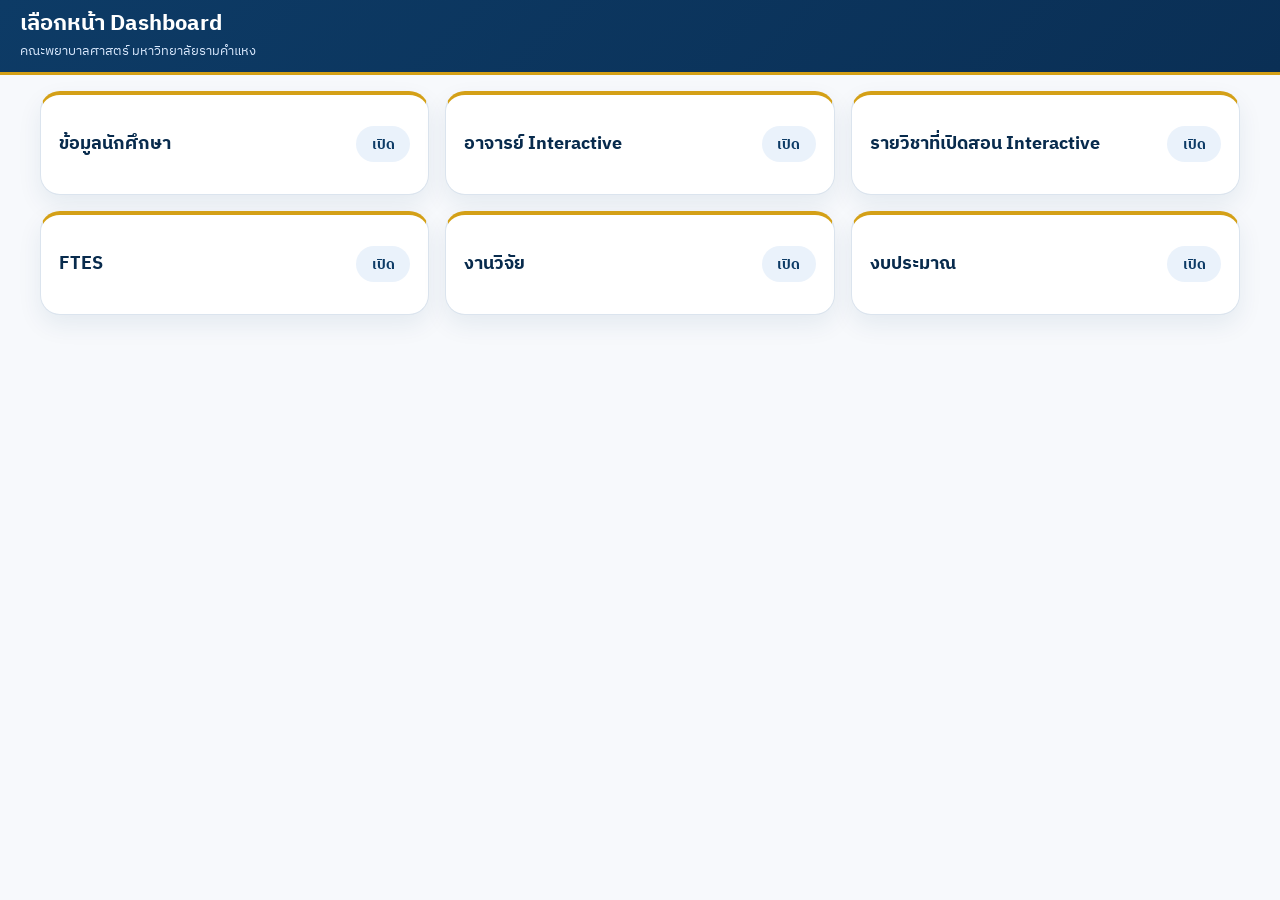
<file: index.html>
<!DOCTYPE html>
<html lang="th">
<head>
  <meta charset="UTF-8">
  <meta name="viewport" content="width=device-width, initial-scale=1.0">
  <title>Dashboard</title>
  <style>
    @import url('https://fonts.googleapis.com/css2?family=IBM+Plex+Sans+Thai:wght@400;500;600;700&display=swap');

    :root {
      --blue-main: #0d3b66;
      --blue-dark: #082b4d;
      --gold-main: #d4a017;
      --bg: #f7f9fc;
      --card: #ffffff;
      --border: #dbe4ee;
      --text: #1b2a3a;
      --muted: #6b7a90;
      --shadow: 0 10px 24px rgba(13, 59, 102, 0.08);
    }

    * {
      box-sizing: border-box;
    }

    html,
    body {
      margin: 0;
      min-height: 100%;
      background: var(--bg);
      color: var(--text);
      font-family: "IBM Plex Sans Thai", sans-serif;
    }

    .shell {
      width: 100%;
      padding: 0 40px 24px;
    }

    .topbar {
      position: sticky;
      top: 0;
      z-index: 1000;
      margin: 0 -40px 16px;
      padding: 10px 20px;
      background: linear-gradient(135deg, #0d3b66 0%, #0a2f55 100%);
      border-bottom: 3px solid var(--gold-main);
      color: #fff;
    }

    .topbar h1 {
      margin: 0;
      font-size: 22px;
      line-height: 1.25;
    }

    .topbar p {
      margin: 2px 0 0;
      color: #dbeafe;
      font-size: 13px;
    }

    .dashboard-grid {
      display: grid;
      grid-template-columns: repeat(3, minmax(0, 1fr));
      gap: 16px;
    }

    .dashboard-card {
      display: flex;
      min-height: 104px;
      align-items: center;
      justify-content: space-between;
      gap: 16px;
      padding: 18px;
      border: 1px solid var(--border);
      border-top: 4px solid var(--gold-main);
      border-radius: 20px;
      background: var(--card);
      box-shadow: var(--shadow);
      color: var(--blue-dark);
      font-size: 18px;
      font-weight: 700;
      text-decoration: none;
      transition: transform .18s ease, box-shadow .18s ease, border-color .18s ease;
    }

    .dashboard-card::after {
      content: "เปิด";
      display: inline-flex;
      min-width: 54px;
      height: 36px;
      align-items: center;
      justify-content: center;
      border-radius: 999px;
      background: #eaf2fb;
      color: var(--blue-main);
      font-size: 14px;
      font-weight: 700;
    }

    .dashboard-card:hover,
    .dashboard-card:focus-visible {
      border-color: var(--gold-main);
      box-shadow: 0 14px 30px rgba(13, 59, 102, 0.13);
      outline: none;
      transform: translateY(-2px);
    }

    @media (max-width: 920px) {
      .dashboard-grid {
        grid-template-columns: repeat(2, minmax(0, 1fr));
      }
    }

    @media (max-width: 640px) {
      .shell {
        padding: 0 20px 20px;
      }

      .topbar {
        margin: 0 -20px 12px;
      }

      .dashboard-grid {
        grid-template-columns: 1fr;
      }
    }
  </style>
</head>
<body>

  <main class="shell">
    <header class="topbar">
      <h1>เลือกหน้า Dashboard</h1>
      <p>คณะพยาบาลศาสตร์ มหาวิทยาลัยรามคำแหง</p>
    </header>

    <section class="dashboard-grid">
      <a class="dashboard-card" href="stdn/students.html">ข้อมูลนักศึกษา</a>
      <a class="dashboard-card" href="lect/lecturers.html">อาจารย์ Interactive</a>
      <a class="dashboard-card" href="sbj/subject.html">รายวิชาที่เปิดสอน Interactive</a>
      <a class="dashboard-card" href="ftes/FTES.html">FTES</a>
      <a class="dashboard-card" href="resch/index.html">งานวิจัย</a>
      <a class="dashboard-card" href="budget/index.html">งบประมาณ</a>
    </section>
  </main>


</body>
</html>
</file>
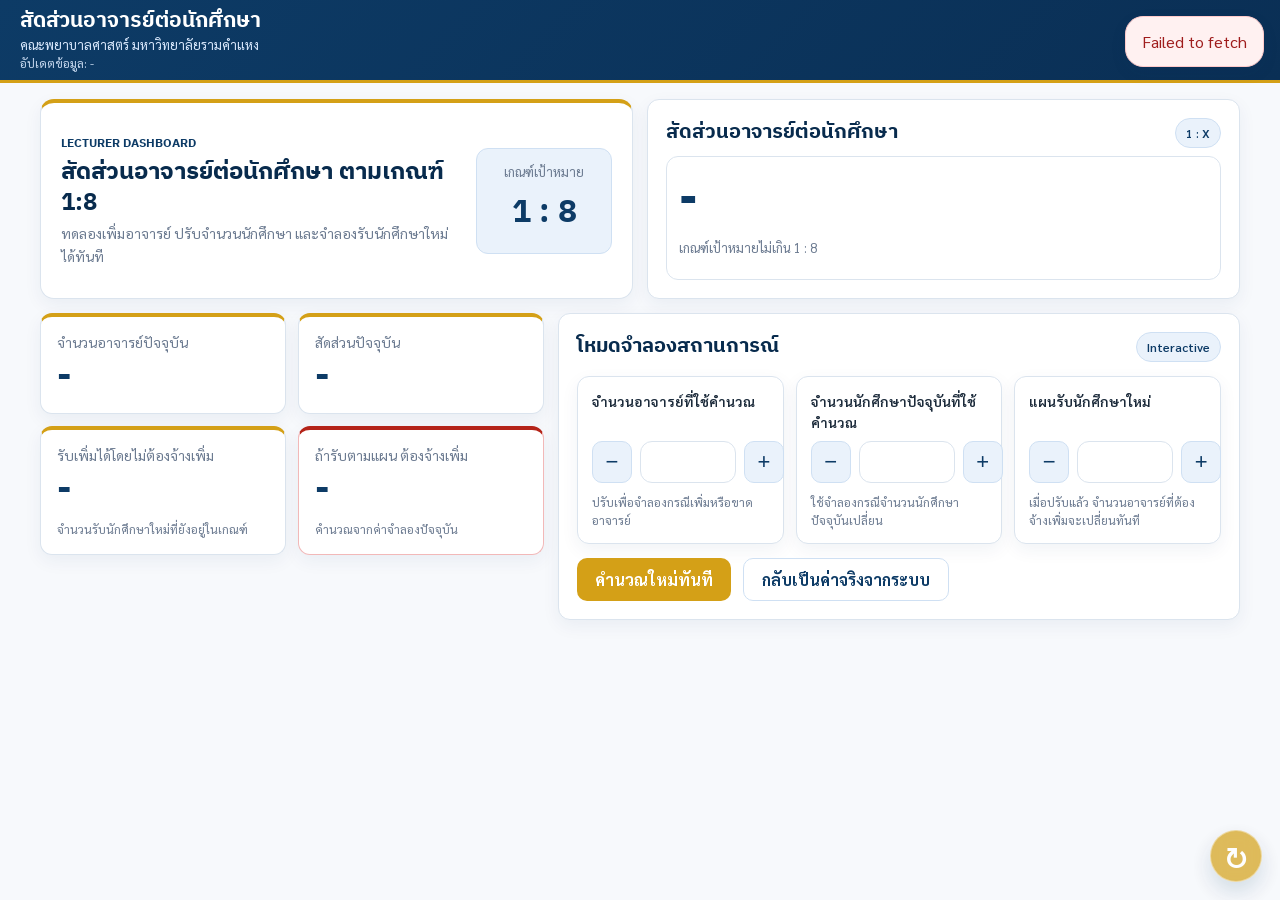
<file: lect/lecturers.html>
<!DOCTYPE html>
<html lang="th">
<head>
  <meta charset="UTF-8" />
  <meta name="viewport" content="width=device-width, initial-scale=1.0" />
  <title>แดชบอร์ดอาจารย์ Interactive</title>
  <link rel="preconnect" href="https://fonts.googleapis.com">
  <link rel="preconnect" href="https://fonts.gstatic.com" crossorigin>
  <link href="https://fonts.googleapis.com/css2?family=IBM+Plex+Sans+Thai:wght@500;600;700&family=Sarabun:wght@400;500;600;700&display=swap" rel="stylesheet">
  <link rel="stylesheet" href="lecturers.css" />
</head>
<body>
  <div id="loadingState" class="loading-overlay" style="display:none;">
    <div class="loading-box">
      <div class="spinner"></div>
      <div>กำลังโหลดข้อมูล...</div>
    </div>
  </div>

  <div id="errorState" class="error-banner" style="display:none;"></div>

  <main class="main-content">
    <header class="topbar">
      <div>
        <h1 class="page-title">สัดส่วนอาจารย์ต่อนักศึกษา</h1>
        <p class="page-subtitle">คณะพยาบาลศาสตร์ มหาวิทยาลัยรามคำแหง</p>
        <p class="update-line" id="lastUpdated">อัปเดตข้อมูล: -</p>
      </div>
      <div class="topbar-actions">
        <button class="ghost-btn refresh-fab" id="btnRefresh" aria-label="รีเฟรชข้อมูลจริง" title="รีเฟรชข้อมูลจริง">↻</button>
      </div>
    </header>

    <section class="top-insight-row">
      <section class="hero-panel">
        <div class="hero-text">
          <div class="eyebrow">Lecturer Dashboard</div>
          <h2>สัดส่วนอาจารย์ต่อนักศึกษา ตามเกณฑ์ 1:8</h2>
          <p>ทดลองเพิ่มอาจารย์ ปรับจำนวนนักศึกษา และจำลองรับนักศึกษาใหม่ได้ทันที</p>
        </div>
        <div class="hero-target">
          <div class="target-label">เกณฑ์เป้าหมาย</div>
          <div class="target-value">1 : 8</div>
        </div>
      </section>

      <article class="panel ratio-panel">
        <div class="panel-head">
          <h3>สัดส่วนอาจารย์ต่อนักศึกษา</h3>
          <span class="panel-tag" id="gaugeStatusTag">1 : X</span>
        </div>
        <div class="gauge-box-simple">
          <div class="gauge-value-big" id="gaugeRatioText">-</div>
          <div class="gauge-subtext" id="gaugeStatusText">เกณฑ์เป้าหมายไม่เกิน 1 : 8</div>
        </div>
      </article>
    </section>

    <section class="dashboard-workspace">
    <section class="kpi-grid">
      <article class="kpi-card">
        <div class="kpi-label">จำนวนอาจารย์ปัจจุบัน</div>
        <div class="kpi-value" id="kpiLecturers">-</div>
      </article>

      <article class="kpi-card highlight">
        <div class="kpi-label">สัดส่วนปัจจุบัน</div>
        <div class="kpi-value" id="kpiRatio">-</div>
      </article>

      <article class="kpi-card">
        <div class="kpi-label">รับเพิ่มได้โดยไม่ต้องจ้างเพิ่ม</div>
        <div class="kpi-value" id="kpiCapacity">-</div>
        <div class="kpi-foot">จำนวนรับนักศึกษาใหม่ที่ยังอยู่ในเกณฑ์</div>
      </article>

      <article class="kpi-card danger">
        <div class="kpi-label">ถ้ารับตามแผน ต้องจ้างเพิ่ม</div>
        <div class="kpi-value" id="kpiNeedLecturers">-</div>
        <div class="kpi-foot">คำนวณจากค่าจำลองปัจจุบัน</div>
      </article>
    </section>

<section class="content-grid scenario-row">
  <article class="panel scenario-panel">
    <div class="panel-head">
      <h3>โหมดจำลองสถานการณ์</h3>
      <span class="panel-tag">Interactive</span>
    </div>

    <div class="scenario-grid">
      <div class="scenario-box">
        <label class="scenario-label">จำนวนอาจารย์ที่ใช้คำนวณ</label>
        <div class="scenario-input-row">
          <button class="step-btn" data-step-target="lecturers" data-step="-1">−</button>
          <input type="number" id="inputLecturers" min="0" step="1">
          <button class="step-btn" data-step-target="lecturers" data-step="1">+</button>
        </div>
        <div class="scenario-note">ปรับเพื่อจำลองกรณีเพิ่มหรือขาดอาจารย์</div>
      </div>

      <div class="scenario-box">
        <label class="scenario-label">จำนวนนักศึกษาปัจจุบันที่ใช้คำนวณ</label>
        <div class="scenario-input-row">
          <button class="step-btn" data-step-target="students" data-step="-1">−</button>
          <input type="number" id="inputStudents" min="0" step="1">
          <button class="step-btn" data-step-target="students" data-step="1">+</button>
        </div>
        <div class="scenario-note">ใช้จำลองกรณีจำนวนนักศึกษาปัจจุบันเปลี่ยน</div>
      </div>

      <div class="scenario-box">
        <label class="scenario-label">แผนรับนักศึกษาใหม่</label>
        <div class="scenario-input-row">
          <button class="step-btn" data-step-target="plannedIntake" data-step="-5">−</button>
          <input type="number" id="inputPlannedIntake" min="0" step="1">
          <button class="step-btn" data-step-target="plannedIntake" data-step="5">+</button>
        </div>
        <div class="scenario-note">เมื่อปรับแล้ว จำนวนอาจารย์ที่ต้องจ้างเพิ่มจะเปลี่ยนทันที</div>
      </div>
    </div>

    <div class="scenario-actions">
      <button class="primary-btn" id="btnApplyScenario">คำนวณใหม่ทันที</button>
      <button class="ghost-btn" id="btnResetScenario">กลับเป็นค่าจริงจากระบบ</button>
    </div>
  </article>

</section>
    </section>
  </main>

  <script src="lecturers.js" defer></script>
</body>
</html>
</file>
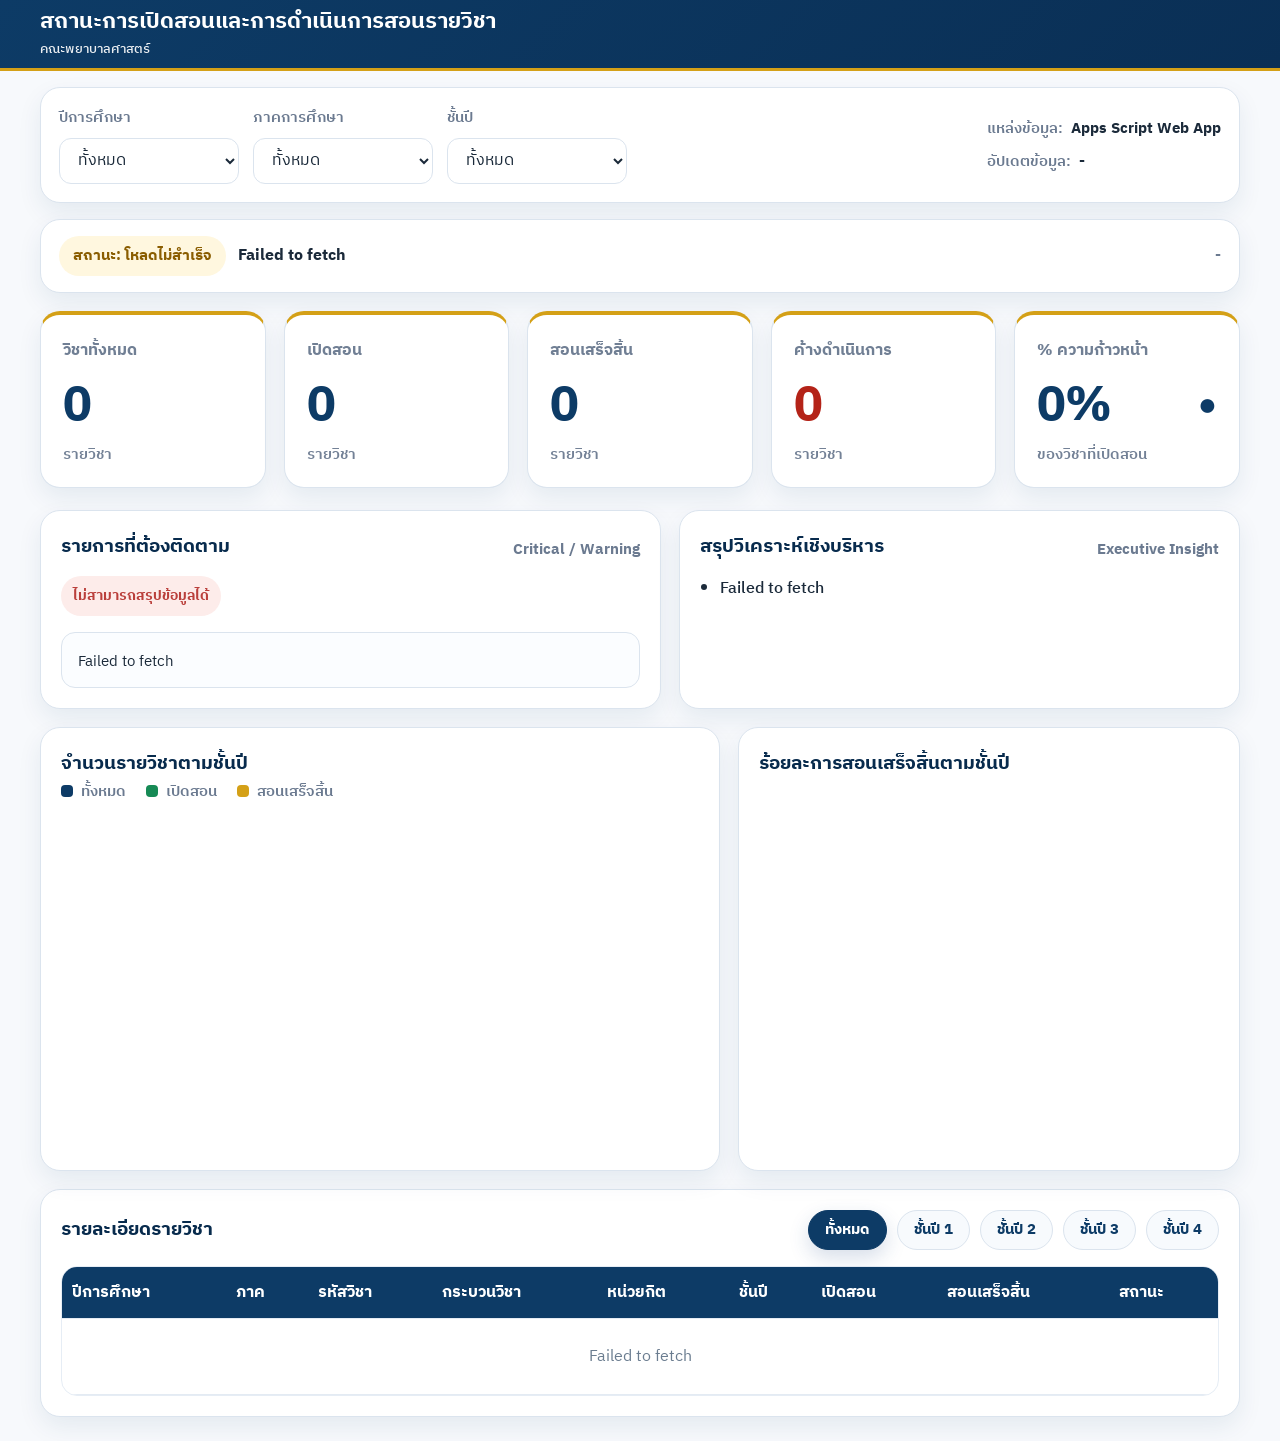
<file: sbj/subject.html>
<!DOCTYPE html>
<html lang="th">
<head>
  <meta charset="UTF-8" />
  <meta name="viewport" content="width=device-width, initial-scale=1.0" />
  <title>Dashboard สถานะการเปิดสอน | คณะพยาบาลศาสตร์</title>
  <link rel="preconnect" href="https://fonts.googleapis.com" />
  <link rel="preconnect" href="https://fonts.gstatic.com" crossorigin />
  <link href="https://fonts.googleapis.com/css2?family=Noto+Sans+Thai:wght@400;500;600;700;800&display=swap" rel="stylesheet" />
  <link rel="stylesheet" href="subject.css" />
</head>
<body>
  <div class="app-shell">
    <header class="topbar">
      <div class="topbar-inner">
        <div class="brand">
          <div class="brand-title">สถานะการเปิดสอนและการดำเนินการสอนรายวิชา</div>
          <div class="brand-subtitle">คณะพยาบาลศาสตร์</div>
        </div>
      </div>
    </header>

    <main class="container">
      <section class="toolbar card">
        <div class="toolbar-left">
          <div class="field-group">
            <label for="filterAcademicYear">ปีการศึกษา</label>
            <select id="filterAcademicYear">
              <option value="all">ทั้งหมด</option>
            </select>
          </div>

          <div class="field-group">
            <label for="filterSemester">ภาคการศึกษา</label>
            <select id="filterSemester">
              <option value="all">ทั้งหมด</option>
            </select>
          </div>

          <div class="field-group">
            <label for="filterYearLevel">ชั้นปี</label>
            <select id="filterYearLevel">
              <option value="all">ทั้งหมด</option>
            </select>
          </div>
        </div>

        <div class="toolbar-right">
          <div class="meta-line">
            <span class="meta-label">แหล่งข้อมูล:</span>
            <span class="meta-value" id="sheetInfo">Apps Script Web App</span>
          </div>
          <div class="meta-line">
            <span class="meta-label">อัปเดตข้อมูล:</span>
            <span class="meta-value" id="lastUpdated">-</span>
          </div>
        </div>
      </section>

      <section class="status-strip card">
        <div class="status-strip-left">
          <div class="org-status-badge" id="orgStatusBadge">กำลังประเมินสถานะ</div>
          <div class="org-status-text" id="orgStatusText">กำลังโหลดข้อมูล...</div>
        </div>
        <div class="status-strip-right" id="statusSummaryInline">-</div>
      </section>

      <section class="kpi-grid">
        <article class="kpi-card kpi-blue">
          <div class="kpi-label">วิชาทั้งหมด</div>
          <div class="kpi-value" id="kpiTotalCourses">0</div>
          <div class="kpi-unit">รายวิชา</div>
        </article>

        <article class="kpi-card kpi-green">
          <div class="kpi-label">เปิดสอน</div>
          <div class="kpi-value" id="kpiOffered">0</div>
          <div class="kpi-unit">รายวิชา</div>
        </article>

        <article class="kpi-card kpi-orange">
          <div class="kpi-label">สอนเสร็จสิ้น</div>
          <div class="kpi-value" id="kpiCompleted">0</div>
          <div class="kpi-unit">รายวิชา</div>
        </article>

        <article class="kpi-card kpi-red">
          <div class="kpi-label">ค้างดำเนินการ</div>
          <div class="kpi-value" id="kpiPending">0</div>
          <div class="kpi-unit">รายวิชา</div>
        </article>

        <article class="kpi-card kpi-teal">
          <div class="kpi-label">% ความก้าวหน้า</div>
          <div class="kpi-value-row">
            <div class="kpi-value" id="kpiProgress">0%</div>
            <div class="kpi-trend" id="kpiProgressTrend">●</div>
          </div>
          <div class="kpi-unit">ของวิชาที่เปิดสอน</div>
        </article>
      </section>

      <section class="exec-grid">
        <article class="card exec-card exec-critical-card">
          <div class="exec-card-head">
            <div class="section-title">รายการที่ต้องติดตาม</div>
            <div class="section-subtitle">Critical / Warning</div>
          </div>
          <div id="criticalSummary" class="critical-summary"></div>
          <div id="watchList" class="watch-list"></div>
        </article>

        <article class="card exec-card exec-analysis-card">
          <div class="exec-card-head">
            <div class="section-title">สรุปวิเคราะห์เชิงบริหาร</div>
            <div class="section-subtitle">Executive Insight</div>
          </div>
          <ul id="analysisList" class="analysis-list"></ul>
        </article>
      </section>

      <section class="chart-grid">
        <article class="card chart-card">
          <div class="section-title">จำนวนรายวิชาตามชั้นปี</div>
          <div class="chart-legend">
            <span class="legend-item"><span class="legend-dot dot-blue"></span>ทั้งหมด</span>
            <span class="legend-item"><span class="legend-dot dot-green"></span>เปิดสอน</span>
            <span class="legend-item"><span class="legend-dot dot-orange"></span>สอนเสร็จสิ้น</span>
          </div>
          <div id="yearChart" class="year-chart"></div>
        </article>

        <article class="card chart-card">
          <div class="section-title">ร้อยละการสอนเสร็จสิ้นตามชั้นปี</div>
          <div id="progressChart" class="progress-chart"></div>
        </article>
      </section>

      <section class="card table-card">
        <div class="table-header-row">
          <div class="section-title">รายละเอียดรายวิชา</div>

          <div class="year-tabs" id="yearTabs">
            <button class="year-tab active" data-tab="all" type="button">ทั้งหมด</button>
            <button class="year-tab" data-tab="1" type="button">ชั้นปี 1</button>
            <button class="year-tab" data-tab="2" type="button">ชั้นปี 2</button>
            <button class="year-tab" data-tab="3" type="button">ชั้นปี 3</button>
            <button class="year-tab" data-tab="4" type="button">ชั้นปี 4</button>
          </div>
        </div>

        <div class="table-wrap">
          <table class="data-table">
            <thead>
              <tr>
                <th>ปีการศึกษา</th>
                <th>ภาค</th>
                <th>รหัสวิชา</th>
                <th>กระบวนวิชา</th>
                <th>หน่วยกิต</th>
                <th>ชั้นปี</th>
                <th>เปิดสอน</th>
                <th>สอนเสร็จสิ้น</th>
                <th>สถานะ</th>
              </tr>
            </thead>
            <tbody id="courseTableBody"></tbody>
          </table>
        </div>
      </section>
    </main>
  </div>

  <script src="subject.js"></script>
</body>
</html>
</file>
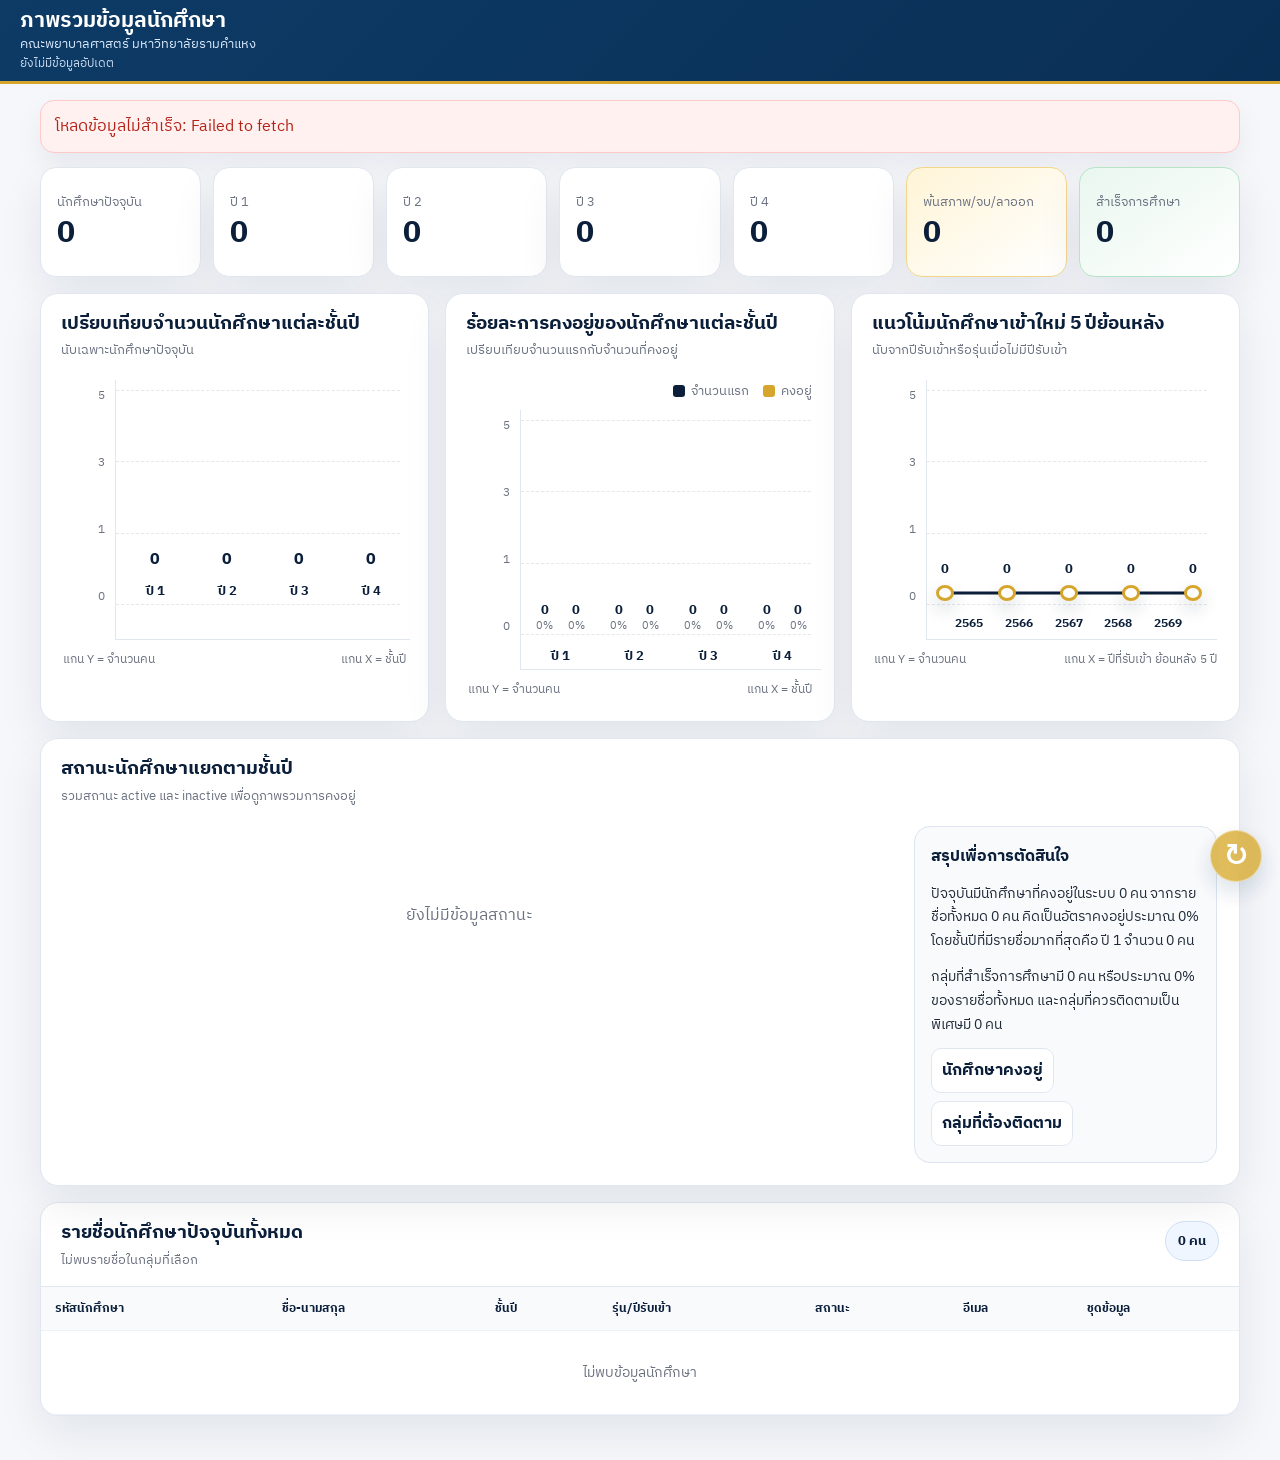
<file: stdn/students.html>
<!DOCTYPE html>
<html lang="th">
<head>
  <meta charset="UTF-8" />
  <meta name="viewport" content="width=device-width, initial-scale=1.0" />
  <title>แดชบอร์ดนักศึกษา</title>
  <link rel="preconnect" href="https://fonts.googleapis.com">
  <link rel="preconnect" href="https://fonts.gstatic.com" crossorigin>
  <link href="https://fonts.googleapis.com/css2?family=IBM+Plex+Sans+Thai:wght@400;500;600;700;800&display=swap" rel="stylesheet">
  <link rel="stylesheet" href="students.css" />
</head>
<body>
  <main class="main">
    <header class="topbar">
      <div>
        <h1 class="page-title">ภาพรวมข้อมูลนักศึกษา</h1>
        <p class="page-subtitle">คณะพยาบาลศาสตร์ มหาวิทยาลัยรามคำแหง</p>
        <p id="lastUpdated" class="update-line">กำลังโหลดข้อมูล...</p>
      </div>

      <div class="topbar-actions">
        <button id="btnRefresh" class="ghost-btn refresh-fab" type="button" title="รีเฟรชข้อมูล" aria-label="รีเฟรชข้อมูล">↻</button>
      </div>
    </header>

    <section id="alertBox" class="alert hidden"></section>

    <section class="cards-grid" aria-label="สรุปจำนวนนักศึกษา">
      <button class="stat-card" type="button" onclick="selectDashboardGroup('currentAll')">
        <p>นักศึกษาปัจจุบัน</p>
        <h2 id="totalCurrent">-</h2>
      </button>

      <button class="stat-card" type="button" onclick="selectDashboardGroup('currentClass', '1')">
        <p>ปี 1</p>
        <h2 id="year1">-</h2>
      </button>

      <button class="stat-card" type="button" onclick="selectDashboardGroup('currentClass', '2')">
        <p>ปี 2</p>
        <h2 id="year2">-</h2>
      </button>

      <button class="stat-card" type="button" onclick="selectDashboardGroup('currentClass', '3')">
        <p>ปี 3</p>
        <h2 id="year3">-</h2>
      </button>

      <button class="stat-card" type="button" onclick="selectDashboardGroup('currentClass', '4')">
        <p>ปี 4</p>
        <h2 id="year4">-</h2>
      </button>

      <button class="stat-card gold" type="button" onclick="selectDashboardGroup('inactiveAll')">
        <p>พ้นสภาพ/จบ/ลาออก</p>
        <h2 id="totalInactive">-</h2>
      </button>

      <button class="stat-card success" type="button" onclick="selectDashboardGroup('graduated')">
        <p>สำเร็จการศึกษา</p>
        <h2 id="totalGraduated">-</h2>
      </button>
    </section>

    <section id="selectionPanel" class="selection-panel hidden" aria-live="polite">
      <div>
        <p class="eyebrow">INTERACTIVE SELECTION</p>
        <h2 id="selectionTitle">เลือกข้อมูลจากกราฟ</h2>
        <p id="selectionSubtitle">คลิกการ์ด แท่งกราฟ จุดแนวโน้ม หรือสถานะ เพื่อดูจำนวนของกลุ่มนั้น</p>
      </div>
      <button class="clear-btn" type="button" onclick="clearDashboardSelection()">ล้างการเลือก</button>
    </section>

    <section class="dashboard-charts" aria-label="กราฟข้อมูลนักศึกษา">
      <article class="panel chart-panel">
        <div class="panel-header">
          <h2>เปรียบเทียบจำนวนนักศึกษาแต่ละชั้นปี</h2>
          <p>นับเฉพาะนักศึกษาปัจจุบัน</p>
        </div>
        <div id="classYearChart" class="chart-body"></div>
      </article>

      <article class="panel chart-panel">
        <div class="panel-header">
          <h2>ร้อยละการคงอยู่ของนักศึกษาแต่ละชั้นปี</h2>
          <p>เปรียบเทียบจำนวนแรกกับจำนวนที่คงอยู่</p>
        </div>
        <div id="retentionChart" class="chart-body"></div>
      </article>

      <article class="panel chart-panel">
        <div class="panel-header">
          <h2>แนวโน้มนักศึกษาเข้าใหม่ 5 ปีย้อนหลัง</h2>
          <p>นับจากปีรับเข้าหรือรุ่นเมื่อไม่มีปีรับเข้า</p>
        </div>
        <div id="admissionTrendChart" class="chart-body"></div>
      </article>

      <article class="panel chart-panel status-decision-panel">
        <div class="panel-header">
          <h2>สถานะนักศึกษาแยกตามชั้นปี</h2>
          <p>รวมสถานะ active และ inactive เพื่อดูภาพรวมการคงอยู่</p>
        </div>
        <div class="status-dashboard-layout">
          <div id="statusChart" class="chart-body"></div>
          <aside id="executiveSummary" class="executive-summary"></aside>
        </div>
      </article>
    </section>

    <section class="panel student-table-panel" aria-label="ตารางรายชื่อนักศึกษา">
      <div class="panel-header table-header">
        <div>
          <h2 id="studentTableTitle">รายชื่อนักศึกษาปัจจุบันทั้งหมด</h2>
          <p id="studentTableSubtitle">คลิกการ์ดหรือกราฟเพื่อกรองรายชื่อในตารางนี้</p>
        </div>
        <span id="studentTableCount" class="table-count">0 คน</span>
      </div>

      <div class="table-wrap">
        <table>
          <thead>
            <tr>
              <th>รหัสนักศึกษา</th>
              <th>ชื่อ-นามสกุล</th>
              <th>ชั้นปี</th>
              <th>รุ่น/ปีรับเข้า</th>
              <th>สถานะ</th>
              <th>อีเมล</th>
              <th>ชุดข้อมูล</th>
            </tr>
          </thead>
          <tbody id="studentTableBody">
            <tr>
              <td colspan="7" class="table-empty">กำลังโหลดข้อมูล...</td>
            </tr>
          </tbody>
        </table>
      </div>
    </section>
  </main>

  <script src="students.js" defer></script>
</body>
</html>
</file>
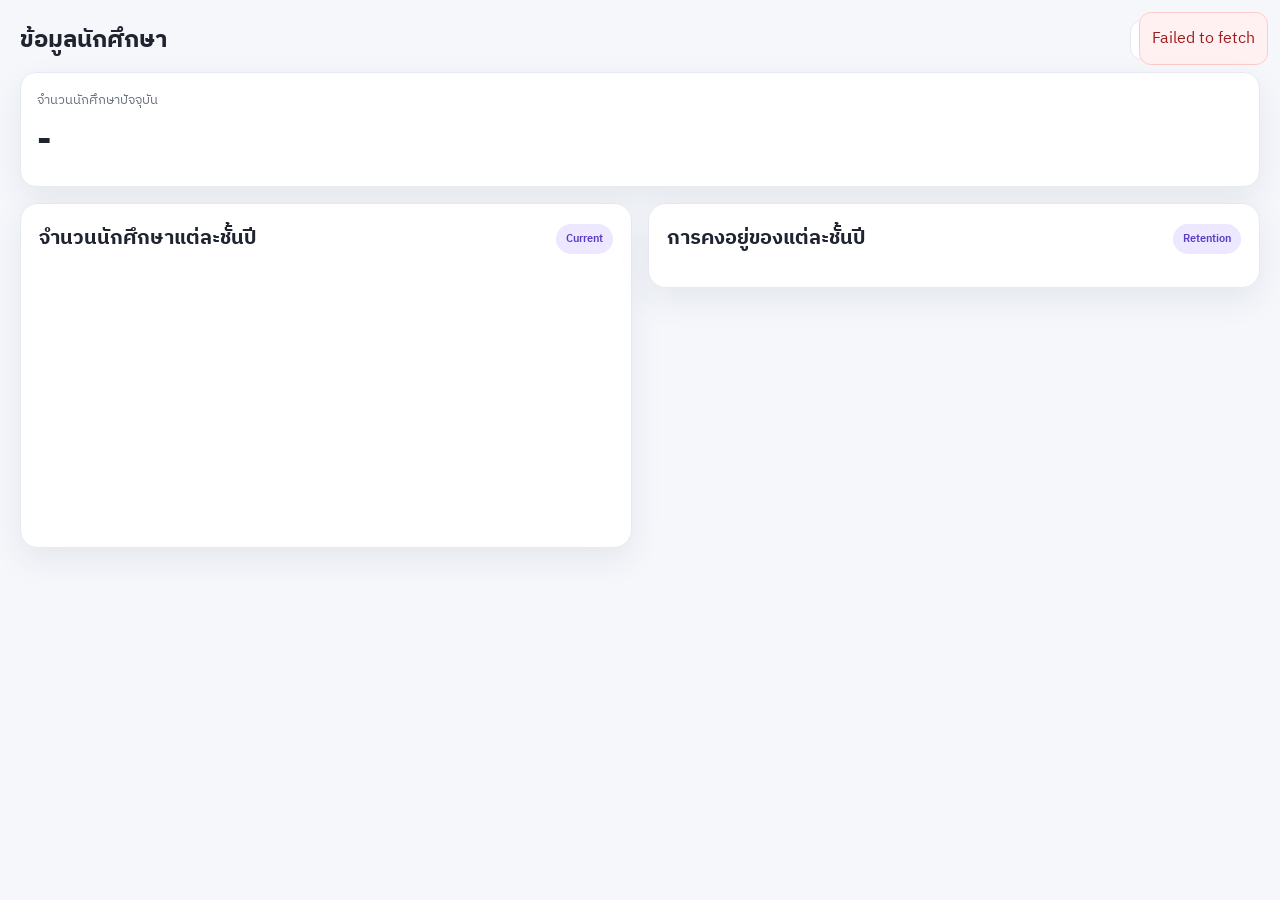
<file: STUDENT/students.html>
<!DOCTYPE html>
<html lang="th">
<head>
  <meta charset="UTF-8" />
  <meta name="viewport" content="width=device-width, initial-scale=1.0" />
  <title>แดชบอร์ดนักศึกษา</title>
  <link rel="preconnect" href="https://fonts.googleapis.com">
  <link rel="preconnect" href="https://fonts.gstatic.com" crossorigin>
  <link href="https://fonts.googleapis.com/css2?family=IBM+Plex+Sans+Thai:wght@400;500;600;700&display=swap" rel="stylesheet">
  <link rel="stylesheet" href="students.css" />
</head>
<body>
  <div id="loadingState" class="loading-overlay" style="display:none;">
    <div class="loading-box">
      <div class="spinner"></div>
      <div>กำลังโหลดข้อมูล...</div>
    </div>
  </div>

  <div id="errorState" class="error-banner" style="display:none;"></div>
  <main class="main-content compact-page">
  <header class="topbar compact-topbar">
    <div>
      <h1 class="page-title small-title">ข้อมูลนักศึกษา</h1>
    </div>

    <div class="topbar-actions">
      <button class="ghost-btn small-btn" id="btnRefresh">รีเฟรชข้อมูลจริง</button>
    </div>
  </header>
  <section class="kpi-grid">
    <article class="kpi-card">
      <div class="kpi-label">จำนวนนักศึกษาปัจจุบัน</div>
      <div class="kpi-value" id="kpiStudents">-</div>
    </article>
  </section>
<section class="content-grid two-col">
  <!-- ซ้าย -->
  <article class="panel">
    <div class="panel-head">
      <h3>จำนวนนักศึกษาแต่ละชั้นปี</h3>
      <span class="panel-tag">Current</span>
    </div>
    <div class="vertical-chart" id="cohortChart"></div>
  </article>

  <!-- ขวา -->
  <article class="panel">
    <div class="panel-head">
      <h3>การคงอยู่ของแต่ละชั้นปี</h3>
      <span class="panel-tag">Retention</span>
    </div>
    <div class="retention-chart" id="retentionChart"></div>
  </article>
</section>
</main>

  <script src="students.js" defer></script>
</body>
</html>
</file>
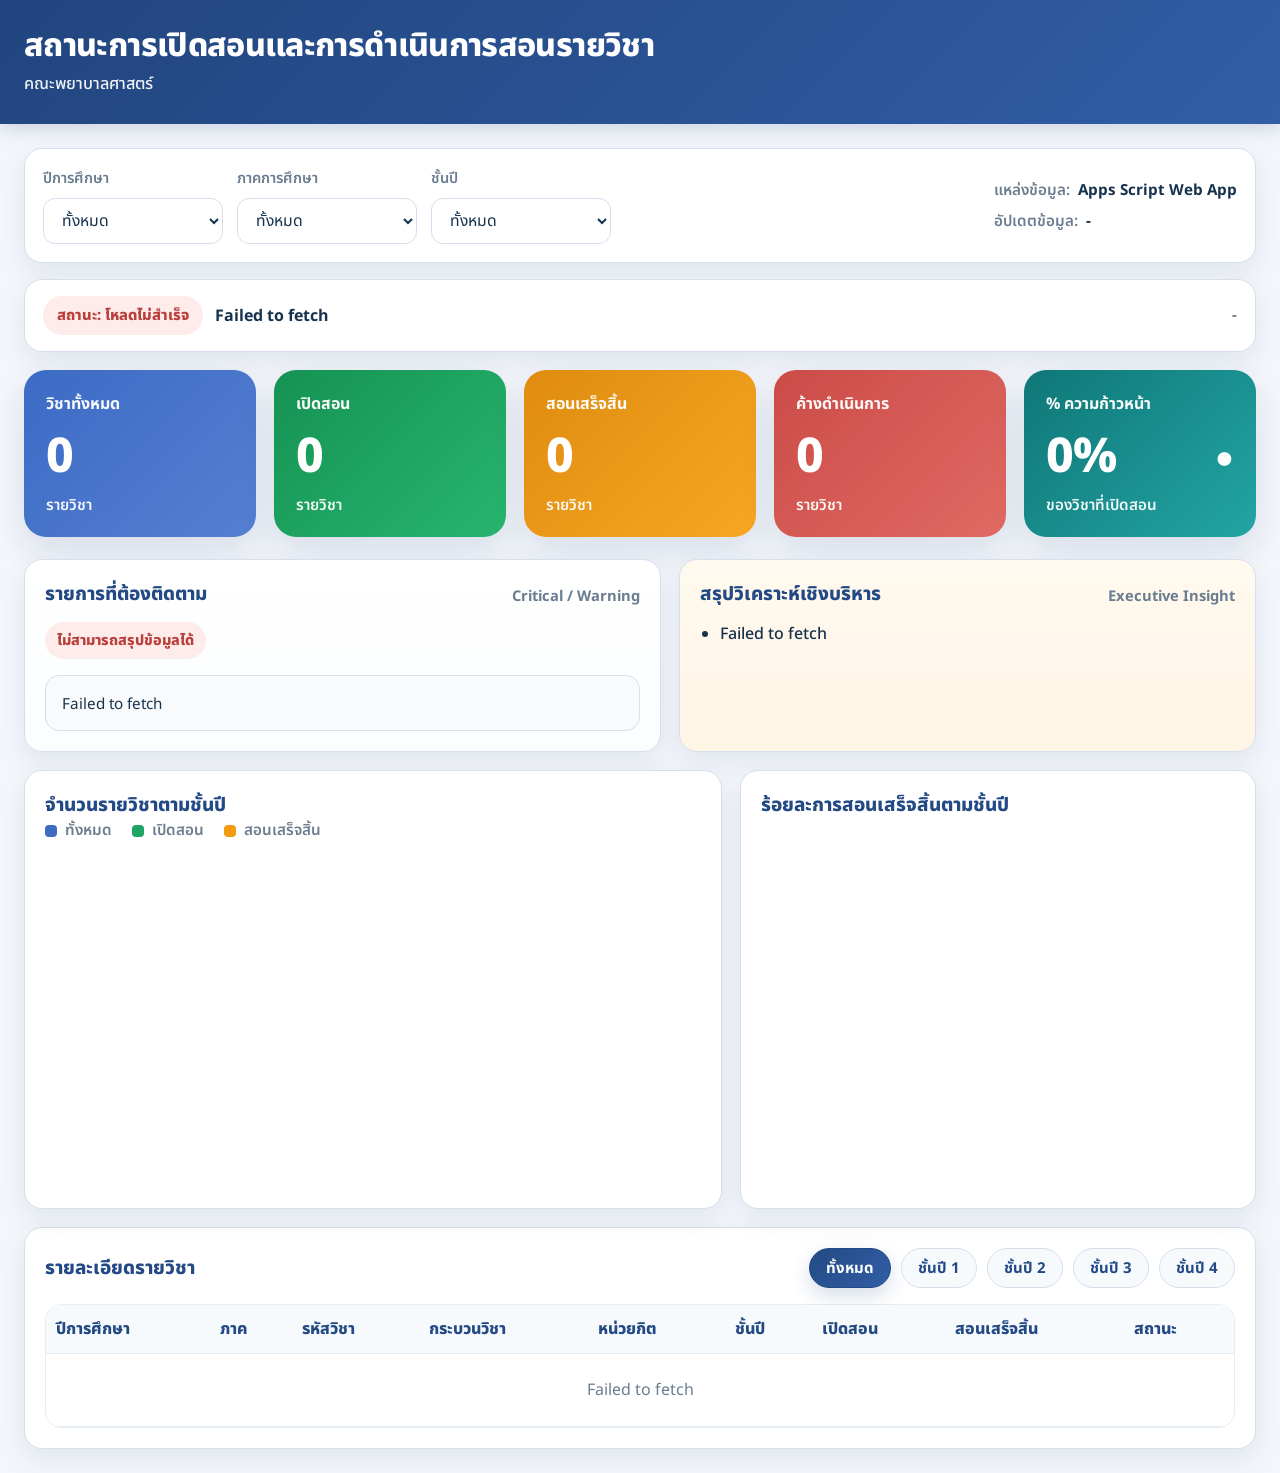
<file: SUBJECT/subject.html>
<!DOCTYPE html>
<html lang="th">
<head>
  <meta charset="UTF-8" />
  <meta name="viewport" content="width=device-width, initial-scale=1.0" />
  <title>Dashboard สถานะการเปิดสอน | คณะพยาบาลศาสตร์</title>
  <link rel="preconnect" href="https://fonts.googleapis.com" />
  <link rel="preconnect" href="https://fonts.gstatic.com" crossorigin />
  <link href="https://fonts.googleapis.com/css2?family=Noto+Sans+Thai:wght@400;500;600;700;800&display=swap" rel="stylesheet" />
  <link rel="stylesheet" href="subject.css" />
</head>
<body>
  <div class="app-shell">
    <header class="topbar">
      <div class="topbar-inner">
        <div class="brand">
          <div class="brand-title">สถานะการเปิดสอนและการดำเนินการสอนรายวิชา</div>
          <div class="brand-subtitle">คณะพยาบาลศาสตร์</div>
        </div>
      </div>
    </header>

    <main class="container">
      <section class="toolbar card">
        <div class="toolbar-left">
          <div class="field-group">
            <label for="filterAcademicYear">ปีการศึกษา</label>
            <select id="filterAcademicYear">
              <option value="all">ทั้งหมด</option>
            </select>
          </div>

          <div class="field-group">
            <label for="filterSemester">ภาคการศึกษา</label>
            <select id="filterSemester">
              <option value="all">ทั้งหมด</option>
            </select>
          </div>

          <div class="field-group">
            <label for="filterYearLevel">ชั้นปี</label>
            <select id="filterYearLevel">
              <option value="all">ทั้งหมด</option>
            </select>
          </div>
        </div>

        <div class="toolbar-right">
          <div class="meta-line">
            <span class="meta-label">แหล่งข้อมูล:</span>
            <span class="meta-value" id="sheetInfo">Apps Script Web App</span>
          </div>
          <div class="meta-line">
            <span class="meta-label">อัปเดตข้อมูล:</span>
            <span class="meta-value" id="lastUpdated">-</span>
          </div>
        </div>
      </section>

      <section class="status-strip card">
        <div class="status-strip-left">
          <div class="org-status-badge" id="orgStatusBadge">กำลังประเมินสถานะ</div>
          <div class="org-status-text" id="orgStatusText">กำลังโหลดข้อมูล...</div>
        </div>
        <div class="status-strip-right" id="statusSummaryInline">-</div>
      </section>

      <section class="kpi-grid">
        <article class="kpi-card kpi-blue">
          <div class="kpi-label">วิชาทั้งหมด</div>
          <div class="kpi-value" id="kpiTotalCourses">0</div>
          <div class="kpi-unit">รายวิชา</div>
        </article>

        <article class="kpi-card kpi-green">
          <div class="kpi-label">เปิดสอน</div>
          <div class="kpi-value" id="kpiOffered">0</div>
          <div class="kpi-unit">รายวิชา</div>
        </article>

        <article class="kpi-card kpi-orange">
          <div class="kpi-label">สอนเสร็จสิ้น</div>
          <div class="kpi-value" id="kpiCompleted">0</div>
          <div class="kpi-unit">รายวิชา</div>
        </article>

        <article class="kpi-card kpi-red">
          <div class="kpi-label">ค้างดำเนินการ</div>
          <div class="kpi-value" id="kpiPending">0</div>
          <div class="kpi-unit">รายวิชา</div>
        </article>

        <article class="kpi-card kpi-teal">
          <div class="kpi-label">% ความก้าวหน้า</div>
          <div class="kpi-value-row">
            <div class="kpi-value" id="kpiProgress">0%</div>
            <div class="kpi-trend" id="kpiProgressTrend">●</div>
          </div>
          <div class="kpi-unit">ของวิชาที่เปิดสอน</div>
        </article>
      </section>

      <section class="exec-grid">
        <article class="card exec-card exec-critical-card">
          <div class="exec-card-head">
            <div class="section-title">รายการที่ต้องติดตาม</div>
            <div class="section-subtitle">Critical / Warning</div>
          </div>
          <div id="criticalSummary" class="critical-summary"></div>
          <div id="watchList" class="watch-list"></div>
        </article>

        <article class="card exec-card exec-analysis-card">
          <div class="exec-card-head">
            <div class="section-title">สรุปวิเคราะห์เชิงบริหาร</div>
            <div class="section-subtitle">Executive Insight</div>
          </div>
          <ul id="analysisList" class="analysis-list"></ul>
        </article>
      </section>

      <section class="chart-grid">
        <article class="card chart-card">
          <div class="section-title">จำนวนรายวิชาตามชั้นปี</div>
          <div class="chart-legend">
            <span class="legend-item"><span class="legend-dot dot-blue"></span>ทั้งหมด</span>
            <span class="legend-item"><span class="legend-dot dot-green"></span>เปิดสอน</span>
            <span class="legend-item"><span class="legend-dot dot-orange"></span>สอนเสร็จสิ้น</span>
          </div>
          <div id="yearChart" class="year-chart"></div>
        </article>

        <article class="card chart-card">
          <div class="section-title">ร้อยละการสอนเสร็จสิ้นตามชั้นปี</div>
          <div id="progressChart" class="progress-chart"></div>
        </article>
      </section>

      <section class="card table-card">
        <div class="table-header-row">
          <div class="section-title">รายละเอียดรายวิชา</div>

          <div class="year-tabs" id="yearTabs">
            <button class="year-tab active" data-tab="all" type="button">ทั้งหมด</button>
            <button class="year-tab" data-tab="1" type="button">ชั้นปี 1</button>
            <button class="year-tab" data-tab="2" type="button">ชั้นปี 2</button>
            <button class="year-tab" data-tab="3" type="button">ชั้นปี 3</button>
            <button class="year-tab" data-tab="4" type="button">ชั้นปี 4</button>
          </div>
        </div>

        <div class="table-wrap">
          <table class="data-table">
            <thead>
              <tr>
                <th>ปีการศึกษา</th>
                <th>ภาค</th>
                <th>รหัสวิชา</th>
                <th>กระบวนวิชา</th>
                <th>หน่วยกิต</th>
                <th>ชั้นปี</th>
                <th>เปิดสอน</th>
                <th>สอนเสร็จสิ้น</th>
                <th>สถานะ</th>
              </tr>
            </thead>
            <tbody id="courseTableBody"></tbody>
          </table>
        </div>
      </section>
    </main>
  </div>

  <script src="subject.js"></script>
</body>
</html>
</file>
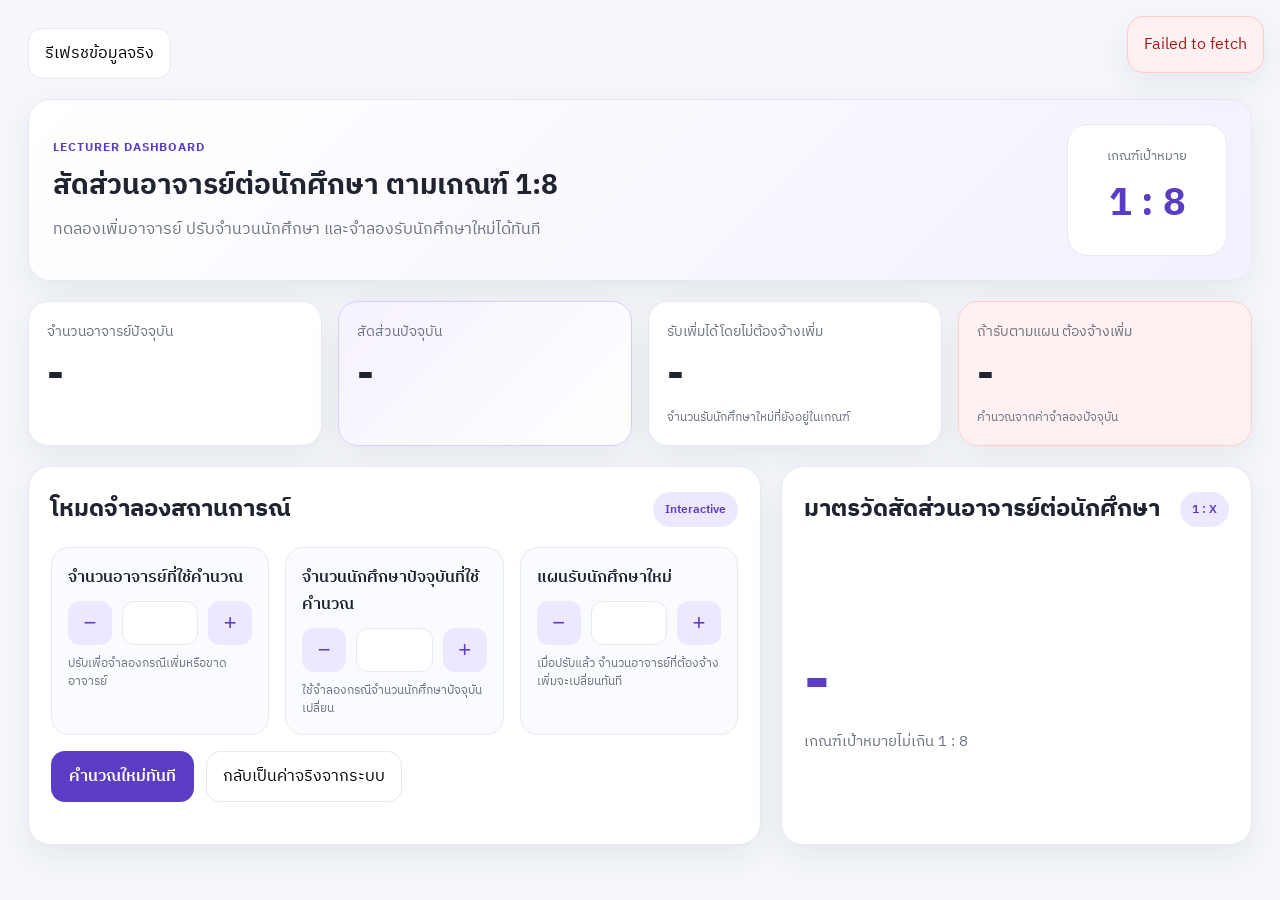
<file: TEACH/lecturers.html>
<!DOCTYPE html>
<html lang="th">
<head>
  <meta charset="UTF-8" />
  <meta name="viewport" content="width=device-width, initial-scale=1.0" />
  <title>แดชบอร์ดอาจารย์ Interactive</title>
  <link rel="preconnect" href="https://fonts.googleapis.com">
  <link rel="preconnect" href="https://fonts.gstatic.com" crossorigin>
  <link href="https://fonts.googleapis.com/css2?family=IBM+Plex+Sans+Thai:wght@400;500;600;700&display=swap" rel="stylesheet">
  <link rel="stylesheet" href="lecturers.css" />
</head>
<body>
  <div id="loadingState" class="loading-overlay" style="display:none;">
    <div class="loading-box">
      <div class="spinner"></div>
      <div>กำลังโหลดข้อมูล...</div>
    </div>
  </div>

  <div id="errorState" class="error-banner" style="display:none;"></div>

  <main class="main-content">
    <header class="topbar">


     <div class="topbar-actions">
        <button class="ghost-btn" id="btnRefresh">รีเฟรชข้อมูลจริง</button>
      </div>
    </header>

    <section class="hero-panel">
      <div class="hero-text">
        <div class="eyebrow">Lecturer Dashboard</div>
        <h2>สัดส่วนอาจารย์ต่อนักศึกษา ตามเกณฑ์ 1:8</h2>
        <p>ทดลองเพิ่มอาจารย์ ปรับจำนวนนักศึกษา และจำลองรับนักศึกษาใหม่ได้ทันที</p>
      </div>
      <div class="hero-target">
        <div class="target-label">เกณฑ์เป้าหมาย</div>
        <div class="target-value">1 : 8</div>
      </div>
    </section>

    <section class="kpi-grid">
      <article class="kpi-card">
        <div class="kpi-label">จำนวนอาจารย์ปัจจุบัน</div>
        <div class="kpi-value" id="kpiLecturers">-</div>
      </article>

      <article class="kpi-card highlight">
        <div class="kpi-label">สัดส่วนปัจจุบัน</div>
        <div class="kpi-value" id="kpiRatio">-</div>
      </article>

      <article class="kpi-card">
        <div class="kpi-label">รับเพิ่มได้โดยไม่ต้องจ้างเพิ่ม</div>
        <div class="kpi-value" id="kpiCapacity">-</div>
        <div class="kpi-foot">จำนวนรับนักศึกษาใหม่ที่ยังอยู่ในเกณฑ์</div>
      </article>

      <article class="kpi-card danger">
        <div class="kpi-label">ถ้ารับตามแผน ต้องจ้างเพิ่ม</div>
        <div class="kpi-value" id="kpiNeedLecturers">-</div>
        <div class="kpi-foot">คำนวณจากค่าจำลองปัจจุบัน</div>
      </article>
    </section>

<section class="content-grid two-col interactive-row">
  <article class="panel scenario-panel">
    <div class="panel-head">
      <h3>โหมดจำลองสถานการณ์</h3>
      <span class="panel-tag">Interactive</span>
    </div>

    <div class="scenario-grid">
      <div class="scenario-box">
        <label class="scenario-label">จำนวนอาจารย์ที่ใช้คำนวณ</label>
        <div class="scenario-input-row">
          <button class="step-btn" data-step-target="lecturers" data-step="-1">−</button>
          <input type="number" id="inputLecturers" min="0" step="1">
          <button class="step-btn" data-step-target="lecturers" data-step="1">+</button>
        </div>
        <div class="scenario-note">ปรับเพื่อจำลองกรณีเพิ่มหรือขาดอาจารย์</div>
      </div>

      <div class="scenario-box">
        <label class="scenario-label">จำนวนนักศึกษาปัจจุบันที่ใช้คำนวณ</label>
        <div class="scenario-input-row">
          <button class="step-btn" data-step-target="students" data-step="-1">−</button>
          <input type="number" id="inputStudents" min="0" step="1">
          <button class="step-btn" data-step-target="students" data-step="1">+</button>
        </div>
        <div class="scenario-note">ใช้จำลองกรณีจำนวนนักศึกษาปัจจุบันเปลี่ยน</div>
      </div>

      <div class="scenario-box">
        <label class="scenario-label">แผนรับนักศึกษาใหม่</label>
        <div class="scenario-input-row">
          <button class="step-btn" data-step-target="plannedIntake" data-step="-5">−</button>
          <input type="number" id="inputPlannedIntake" min="0" step="1">
          <button class="step-btn" data-step-target="plannedIntake" data-step="5">+</button>
        </div>
        <div class="scenario-note">เมื่อปรับแล้ว จำนวนอาจารย์ที่ต้องจ้างเพิ่มจะเปลี่ยนทันที</div>
      </div>
    </div>

    <div class="scenario-actions">
      <button class="primary-btn" id="btnApplyScenario">คำนวณใหม่ทันที</button>
      <button class="ghost-btn" id="btnResetScenario">กลับเป็นค่าจริงจากระบบ</button>
    </div>
  </article>

  <article class="panel ratio-panel">
    <div class="panel-head">
      <h3>มาตรวัดสัดส่วนอาจารย์ต่อนักศึกษา</h3>
      <span class="panel-tag">1 : X</span>
    </div>
    <div class="gauge-box-simple">
      <div class="gauge-value-big" id="gaugeRatioText">-</div>
      <div class="gauge-subtext" id="gaugeStatusText">เกณฑ์เป้าหมายไม่เกิน 1 : 8</div>
    </div>
  </article>
</section>
  </main>

  <script src="lecturers.js" defer></script>
</body>
</html>
</file>
<file: lect/lecturers.css>
:root{
  --bg:#f5f7fb;
  --panel:#ffffff;
  --line:#e6e9f2;
  --text:#1f2430;
  --muted:#6b7280;
  --primary:#5b3cc4;
  --primary-2:#ede8ff;
  --danger:#fff1f1;
  --danger-line:#ffcfcf;
  --shadow:0 12px 32px rgba(38,45,77,.08);
  --radius:22px;
}

*{box-sizing:border-box}
html,body{margin:0;padding:0}
body{
  font-family:'Sarabun','IBM Plex Sans Thai',sans-serif;
  background:var(--bg);
  color:var(--text);
  text-rendering:optimizeSpeed;
}

h1,
h2,
h3,
.eyebrow,
.kpi-value,
.target-value,
.gauge-value-big{
  font-family:'IBM Plex Sans Thai','Sarabun',sans-serif;
}

.main-content{
  padding:28px;
  max-width:1440px;
  margin:0 auto;
}

.topbar{
  display:flex;
  justify-content:space-between;
  align-items:flex-start;
  gap:16px;
  margin-bottom:20px;
}

.page-title{
  margin:6px 0 6px;
  font-size:32px;
  font-weight:700;
}

.page-subtitle{
  margin:0;
  color:var(--muted);
  font-size:15px;
}

.eyebrow{
  font-size:12px;
  text-transform:uppercase;
  letter-spacing:.08em;
  color:var(--primary);
  font-weight:700;
}

.ghost-btn{
  border:1px solid var(--line);
  background:#fff;
  border-radius:14px;
  padding:11px 16px;
  cursor:pointer;
  font:inherit;
}

.primary-btn{
  border:none;
  background:var(--primary);
  color:#fff;
  border-radius:14px;
  padding:12px 18px;
  cursor:pointer;
  font:inherit;
  font-weight:600;
}

.hero-panel{
  background:linear-gradient(135deg,#ffffff 0%, #f4f0ff 100%);
  border:1px solid var(--line);
  border-radius:var(--radius);
  padding:24px;
  display:flex;
  justify-content:space-between;
  gap:20px;
  align-items:center;
  box-shadow:var(--shadow);
  margin-bottom:20px;
}

.hero-panel h2{
  margin:6px 0 8px;
  font-size:28px;
}

.hero-panel p{
  margin:0;
  color:var(--muted);
  line-height:1.6;
}

.hero-target{
  min-width:160px;
  text-align:center;
  background:#fff;
  border:1px solid var(--line);
  border-radius:20px;
  padding:20px;
}

.target-label{
  color:var(--muted);
  font-size:13px;
}

.target-value{
  font-size:38px;
  font-weight:700;
  color:var(--primary);
  margin-top:6px;
}

.kpi-grid{
  display:grid;
  grid-template-columns:repeat(4,minmax(0,1fr));
  gap:16px;
  margin-bottom:20px;
}

.kpi-card{
  background:var(--panel);
  border:1px solid var(--line);
  border-radius:20px;
  padding:18px;
  box-shadow:var(--shadow);
  content-visibility:auto;
  contain-intrinsic-size:140px;
}

.kpi-card.highlight{
  background:linear-gradient(135deg,#f6f1ff 0%, #ffffff 100%);
  border-color:#d9cdfd;
}

.kpi-card.danger{
  background:var(--danger);
  border-color:var(--danger-line);
}

.kpi-label{
  font-size:14px;
  color:var(--muted);
}

.kpi-value{
  font-size:42px;
  font-weight:700;
  margin-top:10px;
  line-height:1.1;
}

.kpi-foot{
  margin-top:10px;
  font-size:12px;
  color:var(--muted);
  line-height:1.5;
}

.panel{
  background:var(--panel);
  border:1px solid var(--line);
  border-radius:22px;
  padding:22px;
  box-shadow:var(--shadow);
  content-visibility:auto;
  contain-intrinsic-size:360px;
}

.panel-head{
  display:flex;
  justify-content:space-between;
  gap:12px;
  align-items:center;
  margin-bottom:18px;
}

.panel-head h3{
  margin:0;
  font-size:24px;
}

.panel-tag{
  background:var(--primary-2);
  color:var(--primary);
  border-radius:999px;
  padding:8px 12px;
  font-size:12px;
  font-weight:600;
}

.scenario-panel{
  margin-bottom:20px;
}

.scenario-grid{
  display:grid;
  grid-template-columns:repeat(3,minmax(0,1fr));
  gap:16px;
}

.scenario-box{
  border:1px solid var(--line);
  background:#fafbff;
  border-radius:18px;
  padding:16px;
}

.scenario-label{
  display:block;
  font-weight:600;
  margin-bottom:10px;
}

.scenario-input-row{
  display:grid;
  grid-template-columns:44px 1fr 44px;
  gap:10px;
  align-items:center;
}

.scenario-input-row input{
  width:100%;
  height:44px;
  border:1px solid var(--line);
  border-radius:12px;
  padding:0 12px;
  font:inherit;
  font-size:18px;
  font-weight:600;
}

.step-btn{
  height:44px;
  border:none;
  border-radius:12px;
  background:var(--primary-2);
  color:var(--primary);
  font-size:22px;
  cursor:pointer;
}

.scenario-note{
  margin-top:10px;
  color:var(--muted);
  font-size:12px;
  line-height:1.5;
}

.scenario-actions{
  display:flex;
  gap:12px;
  margin-top:16px;
  flex-wrap:wrap;
}

.content-grid.two-col{
  display:grid;
  grid-template-columns:1.4fr .9fr;
  gap:20px;
  margin-bottom:20px;
}

.interactive-row{
  align-items:stretch;
}

.scenario-panel,
.ratio-panel{
  height:100%;
}

.ratio-panel{
  display:flex;
  flex-direction:column;
}

.ratio-panel .gauge-box-simple{
  flex:1;
  min-height:unset;
  display:flex;
  align-items:flex-start;
  justify-content:center;
  padding-top:12px;
}

.ratio-panel .gauge-value-big{
  font-size:64px;
  margin-top:24px;
}

.ratio-panel .gauge-subtext{
  margin-top:14px;
  line-height:1.6;
}

@media (max-width: 980px){
  .content-grid.two-col{
    grid-template-columns:1fr;
  }

  .ratio-panel .gauge-value-big{
    font-size:56px;
    margin-top:8px;
  }
}

.gauge-box-simple{
  display:flex;
  flex-direction:column;
  align-items:flex-start;
  justify-content:center;
  min-height:220px;
}

.gauge-value-big{
  font-size:56px;
  font-weight:700;
  color:var(--primary);
  line-height:1;
}

.gauge-subtext{
  margin-top:12px;
  color:var(--muted);
  font-size:15px;
}

.loading-overlay{
  position:fixed;
  inset:0;
  background:rgba(20,24,38,.22);
  display:flex;
  align-items:center;
  justify-content:center;
  z-index:9999;
}

.loading-box{
  background:#fff;
  border-radius:22px;
  padding:22px 24px;
  box-shadow:var(--shadow);
  display:flex;
  align-items:center;
  gap:14px;
}

.spinner{
  width:22px;
  height:22px;
  border:3px solid #ddd;
  border-top-color:var(--primary);
  border-radius:50%;
  animation:spin .8s linear infinite;
}

@keyframes spin{
  to{transform:rotate(360deg)}
}

.error-banner{
  position:fixed;
  top:16px;
  right:16px;
  z-index:9999;
  background:#fff1f1;
  color:#9f1c1c;
  border:1px solid #ffcaca;
  border-radius:16px;
  padding:14px 16px;
  box-shadow:var(--shadow);
  max-width:420px;
}

@media (max-width: 1200px){
  .kpi-grid{
    grid-template-columns:repeat(2,minmax(0,1fr));
  }
}

@media (max-width: 980px){
  .scenario-grid{
    grid-template-columns:1fr;
  }

  .topbar,
  .hero-panel{
    flex-direction:column;
    align-items:flex-start;
  }

  .kpi-grid{
    grid-template-columns:repeat(2,minmax(0,1fr));
  }

  .main-content{
    padding:18px;
  }
}

/* Resch-aligned visual refresh */
:root{
  --bg:#f7f9fc;
  --panel:#ffffff;
  --line:#dbe4ee;
  --text:#1b2a3a;
  --muted:#6b7a90;
  --primary:#0d3b66;
  --primary-2:#eaf2fb;
  --gold-main:#d4a017;
  --gold-soft:#fff7df;
  --danger:#fff5f5;
  --danger-line:#f2b8b8;
  --shadow:0 10px 24px rgba(13,59,102,.08);
  --radius:20px;
}

html,
body{
  background:var(--bg);
}

body{
  font-family:'Sarabun','IBM Plex Sans Thai',sans-serif;
  color:var(--text);
}

h1,
h2,
h3,
.eyebrow,
.kpi-value,
.target-value,
.gauge-value-big{
  font-family:'IBM Plex Sans Thai','Sarabun',sans-serif;
}

.main-content{
  width:100%;
  max-width:none;
  margin:0;
  padding:0 40px 18px;
}

.topbar{
  position:sticky;
  top:0;
  z-index:1000;
  align-items:center;
  margin:0 -40px 16px;
  padding:8px 20px;
  background:linear-gradient(135deg,#0d3b66 0%,#0a2f55 100%);
  border-bottom:3px solid var(--gold-main);
  box-shadow:none;
  color:#fff;
}

.page-title{
  color:#fff;
  font-size:22px;
  line-height:1.25;
}

.page-subtitle{
  color:#dbeafe;
}

.update-line{
  margin:2px 0 0;
  color:#dbeafe;
  font-size:12px;
  line-height:1.4;
  opacity:.9;
}

.eyebrow{
  color:var(--primary);
  letter-spacing:0;
}

.ghost-btn,
.primary-btn{
  min-height:42px;
  border-radius:999px;
  padding:10px 18px;
  font-weight:700;
}

.ghost-btn{
  border:1px solid #cfe0f3;
  background:#fff;
  color:var(--primary);
}

.topbar .ghost-btn{
  border:1px solid rgba(255,255,255,.42);
  background:rgba(212,160,23,.82);
  color:#fff;
  box-shadow:0 10px 22px rgba(13,59,102,.18);
}

.primary-btn{
  border:0;
  background:var(--gold-main);
  color:#fff;
}

.hero-panel,
.kpi-card,
.panel,
.scenario-box,
.gauge-box-simple{
  background:var(--panel);
  border:1px solid var(--line);
  border-radius:var(--radius);
  box-shadow:var(--shadow);
}

.hero-panel{
  border-top:4px solid var(--gold-main);
}

.hero-panel h2,
.panel-head h3{
  color:#082b4d;
}

.hero-panel p,
.kpi-label,
.kpi-foot,
.scenario-note,
.gauge-subtext{
  color:var(--muted);
}

.hero-target{
  background:var(--primary-2);
  border-color:#cfe0f3;
}

.target-value,
.kpi-value,
.gauge-value-big{
  color:var(--primary);
}

.kpi-card{
  border-top:4px solid var(--gold-main);
}

.kpi-card.highlight{
  background:#fff;
  border-color:var(--line);
  border-top-color:var(--gold-main);
}

.kpi-card.danger{
  background:#fff;
  border-color:var(--danger-line);
  border-top-color:#b42318;
}

.panel-tag{
  background:var(--primary-2);
  color:var(--primary);
  border:1px solid #cfe0f3;
}

.scenario-box input{
  border-color:var(--line);
  color:var(--primary);
}

.scenario-box input:focus{
  outline:2px solid rgba(212,160,23,.22);
  border-color:var(--gold-main);
}

.step-btn{
  background:var(--primary-2);
  color:var(--primary);
  border-color:#cfe0f3;
}

.loading-box,
.error-banner{
  border-radius:18px;
  box-shadow:var(--shadow);
}

.spinner{
  border-top-color:var(--primary);
}

@media (max-width: 980px){
  .main-content{
    padding:0 20px 14px;
  }

  .topbar{
    margin:0 -20px 12px;
    padding:10px;
  }
}

/* Cleaner lecturer dashboard polish */
:root{
  --shadow:0 6px 18px rgba(13,59,102,.06);
  --radius:14px;
}

.main-content{
  padding-bottom:24px;
}

.topbar{
  min-height:58px;
}

.topbar-actions{
  position:fixed;
  right:18px;
  bottom:18px;
  z-index:1200;
}

.refresh-fab{
  width:52px;
  height:52px;
  min-height:52px;
  display:inline-flex;
  align-items:center;
  justify-content:center;
  border-radius:50%;
  padding:0;
  font-size:28px;
  line-height:1;
  font-weight:700;
  opacity:.86;
  backdrop-filter:blur(8px);
}

.refresh-fab:hover,
.refresh-fab:focus-visible{
  opacity:1;
}

.page-title{
  margin:0 0 2px;
  font-size:21px;
  font-weight:700;
}

.page-subtitle{
  font-size:13px;
}

.hero-panel{
  padding:18px 20px;
  gap:18px;
  margin-bottom:14px;
}

.hero-panel h2{
  margin:4px 0 4px;
  font-size:24px;
  line-height:1.28;
}

.hero-panel p{
  font-size:14px;
}

.hero-target{
  min-width:136px;
  border-radius:12px;
  padding:14px 16px;
}

.target-value{
  font-size:32px;
}

.kpi-grid{
  gap:12px;
  margin-bottom:14px;
}

.kpi-card,
.panel,
.scenario-box,
.gauge-box-simple{
  border-radius:12px;
}

.kpi-card{
  padding:16px;
}

.kpi-value{
  margin-top:6px;
  font-size:36px;
}

.panel{
  padding:18px;
}

.panel-head{
  margin-bottom:14px;
}

.panel-head h3{
  font-size:20px;
  line-height:1.3;
}

.panel-tag{
  border-radius:999px;
  padding:6px 10px;
}

.content-grid.two-col{
  gap:14px;
}

.scenario-grid{
  gap:12px;
}

.scenario-box{
  min-width:0;
  padding:14px;
}

.scenario-label{
  min-height:42px;
  margin-bottom:8px;
  font-size:14px;
  line-height:1.5;
}

.scenario-input-row{
  grid-template-columns:40px minmax(96px,1fr) 40px;
  gap:8px;
  min-width:0;
}

.scenario-input-row input{
  min-width:0;
  height:42px;
  padding:0 8px;
  text-align:center;
  font-size:17px;
  line-height:42px;
  appearance:textfield;
}

.scenario-input-row input::-webkit-outer-spin-button,
.scenario-input-row input::-webkit-inner-spin-button{
  margin:0;
  appearance:none;
}

.step-btn{
  width:40px;
  height:42px;
  border:1px solid #cfe0f3;
  border-radius:10px;
  line-height:1;
}

.scenario-actions{
  margin-top:14px;
}

.ghost-btn,
.primary-btn{
  border-radius:10px;
}

.ratio-panel .gauge-box-simple{
  padding:12px;
}

.ratio-panel .gauge-value-big{
  font-size:56px;
}

@media (max-width: 1200px){
  .scenario-grid{
    grid-template-columns:repeat(3,minmax(180px,1fr));
  }
}

@media (max-width: 980px){
  .topbar{
    align-items:flex-start;
  }

  .hero-panel{
    padding:16px;
  }

  .scenario-grid{
    grid-template-columns:1fr;
  }

  .scenario-label{
    min-height:0;
  }
}

@media (max-width: 520px){
  .main-content{
    padding:0 14px 14px;
  }

  .topbar{
    margin:0 -14px 10px;
  }

  .hero-panel h2{
    font-size:21px;
  }

  .kpi-value{
    font-size:28px;
  }

  .kpi-grid{
    grid-template-columns:repeat(2,minmax(0,1fr));
    gap:8px;
  }

  .kpi-card{
    min-width:0;
    padding:12px;
  }

  .kpi-label{
    font-size:12px;
    line-height:1.4;
  }

  .kpi-foot{
    font-size:11px;
  }

  .panel{
    padding:14px;
  }

  .scenario-box{
    padding:12px;
  }

  .scenario-input-row{
    grid-template-columns:38px minmax(86px,1fr) 38px;
    gap:7px;
  }

  .scenario-input-row input{
    height:40px;
    font-size:16px;
    line-height:40px;
  }

  .step-btn{
    width:38px;
    height:40px;
  }

  .scenario-actions .primary-btn,
  .scenario-actions .ghost-btn{
    width:100%;
  }
}

@media (max-width: 360px){
  .kpi-value{
    font-size:24px;
  }

  .scenario-input-row{
    grid-template-columns:34px minmax(76px,1fr) 34px;
    gap:6px;
  }

  .step-btn{
    width:34px;
  }
}

/* Hero + gauge row */
.top-insight-row{
  display:grid;
  grid-template-columns:repeat(2,minmax(0,1fr));
  gap:14px;
  align-items:stretch;
  margin-bottom:14px;
}

.top-insight-row .hero-panel{
  margin-bottom:0;
}

.top-insight-row .ratio-panel{
  min-height:100%;
}

.top-insight-row .ratio-panel .panel-head{
  margin-bottom:8px;
}

.top-insight-row .ratio-panel .gauge-box-simple{
  min-height:124px;
  justify-content:center;
  box-shadow:none;
}

.top-insight-row .ratio-panel .gauge-value-big{
  margin-top:0;
  font-size:46px;
}

.top-insight-row .ratio-panel .gauge-subtext{
  font-size:13px;
}

.content-grid.scenario-row{
  display:block;
  margin-bottom:20px;
}

@media (max-width: 1200px){
  .top-insight-row{
    grid-template-columns:repeat(2,minmax(0,1fr));
  }
}

@media (max-width: 980px){
  .top-insight-row{
    grid-template-columns:1fr;
  }

  .top-insight-row .ratio-panel .gauge-box-simple{
    min-height:110px;
  }
}

@media (max-width: 520px){
  .top-insight-row{
    gap:10px;
    margin-bottom:10px;
  }

  .top-insight-row .ratio-panel .gauge-value-big{
    font-size:38px;
  }
}

@media (max-width: 520px){
  .topbar{
    min-height:0;
    padding:9px 10px 10px;
  }

  .page-title{
    font-size:20px;
    line-height:1.25;
  }

  .page-subtitle{
    font-size:13px;
    line-height:1.35;
  }

  .update-line{
    display:none;
  }

  .topbar-actions{
    right:14px;
    bottom:14px;
  }

  .refresh-fab{
    width:46px;
    height:46px;
    min-height:46px;
    font-size:25px;
  }
}

/* KPI left, scenario right */
.dashboard-workspace{
  display:grid;
  grid-template-columns:minmax(360px,.85fr) minmax(0,1.15fr);
  gap:14px;
  align-items:start;
}

.dashboard-workspace .kpi-grid{
  grid-template-columns:repeat(2,minmax(0,1fr));
  margin-bottom:0;
}

.dashboard-workspace .content-grid.scenario-row{
  margin-bottom:0;
}

.dashboard-workspace .scenario-panel{
  margin-bottom:0;
}

.dashboard-workspace .scenario-grid{
  grid-template-columns:1fr;
}

.dashboard-workspace .scenario-label{
  min-height:0;
}

@media (max-width: 1100px){
  .dashboard-workspace{
    grid-template-columns:minmax(300px,.8fr) minmax(0,1.2fr);
  }
}

@media (max-width: 980px){
  .dashboard-workspace{
    grid-template-columns:1fr;
  }

  .dashboard-workspace .kpi-grid{
    grid-template-columns:repeat(2,minmax(0,1fr));
  }
}

@media (min-width: 1280px){
  .dashboard-workspace .scenario-grid{
    grid-template-columns:repeat(3,minmax(0,1fr));
  }

  .dashboard-workspace .scenario-label{
    min-height:42px;
  }
}

.ratio-panel.status-good{
  border-color:#b7dbc4;
  border-top-color:#1f8a4c;
}

.ratio-panel.status-good .gauge-box-simple{
  background:#f3fbf6;
  border-color:#b7dbc4;
}

.ratio-panel.status-good .gauge-value-big{
  color:#176b3a;
}

.ratio-panel.status-good .panel-tag{
  background:#e8f7ee;
  border-color:#b7dbc4;
  color:#176b3a;
}

.ratio-panel.status-risk{
  border-color:#f1c2b9;
  border-top-color:#b42318;
}

.ratio-panel.status-risk .gauge-box-simple{
  background:#fff6f4;
  border-color:#f1c2b9;
}

.ratio-panel.status-risk .gauge-value-big{
  color:#9f1c1c;
}

.ratio-panel.status-risk .panel-tag{
  background:#fff1ed;
  border-color:#f1c2b9;
  color:#9f1c1c;
}

.ratio-panel.status-empty{
  border-color:#dbe4ee;
  border-top-color:#8aa0b8;
}

.refresh-fab,
.topbar .refresh-fab{
  border-radius:50%;
}
</file>
<file: sbj/subject.css>
@import url('https://fonts.googleapis.com/css2?family=IBM+Plex+Sans+Thai:wght@400;500;600;700&display=swap');

:root {
  --bg: #f3f6fb;
  --surface: #ffffff;
  --surface-soft: #f8fafc;
  --border: #d7dfec;
  --text: #17324d;
  --muted: #6b7d90;
  --primary: #234a84;
  --primary-2: #2f63b3;
  --green: #1ea463;
  --orange: #f39c12;
  --red: #d9534f;
  --teal: #168a8a;
  --blue: #3e6cc3;
  --cream: #fff7ea;
  --shadow: 0 10px 28px rgba(18, 39, 74, 0.08);
  --radius: 18px;
}

* {
  box-sizing: border-box;
}

html,
body {
  margin: 0;
  padding: 0;
  background: var(--bg);
  color: var(--text);
  font-family: "Noto Sans Thai", sans-serif;
}

body {
  min-height: 100vh;
}

.topbar {
  background: linear-gradient(135deg, #21457e 0%, #315ea7 100%);
  color: #fff;
  box-shadow: 0 4px 18px rgba(21, 52, 102, 0.18);
}

.topbar-inner {
  max-width: 1440px;
  margin: 0 auto;
  padding: 26px 24px 28px;
}

.brand-title {
  font-size: 2rem;
  font-weight: 800;
  line-height: 1.25;
  letter-spacing: -0.02em;
}

.brand-subtitle {
  margin-top: 6px;
  font-size: 1.02rem;
  font-weight: 500;
  opacity: 0.92;
}

.container {
  max-width: 1440px;
  margin: 0 auto;
  padding: 24px;
}

.card {
  background: var(--surface);
  border: 1px solid var(--border);
  border-radius: var(--radius);
  box-shadow: var(--shadow);
}

.toolbar {
  display: flex;
  justify-content: space-between;
  gap: 20px;
  padding: 18px;
  margin-bottom: 16px;
  flex-wrap: wrap;
}

.toolbar-left {
  display: flex;
  gap: 14px;
  flex-wrap: wrap;
}

.field-group {
  min-width: 180px;
}

.field-group label {
  display: block;
  margin-bottom: 8px;
  color: var(--muted);
  font-size: 0.92rem;
  font-weight: 600;
}

.field-group select {
  width: 100%;
  height: 46px;
  border: 1px solid var(--border);
  border-radius: 12px;
  background: #fff;
  padding: 0 14px;
  font-family: inherit;
  font-size: 0.98rem;
  color: var(--text);
  outline: none;
  transition: 0.2s ease;
}

.field-group select:focus {
  border-color: var(--primary-2);
  box-shadow: 0 0 0 3px rgba(47, 99, 179, 0.12);
}

.toolbar-right {
  display: flex;
  flex-direction: column;
  gap: 8px;
  justify-content: center;
}

.meta-line {
  display: flex;
  gap: 8px;
  flex-wrap: wrap;
  font-size: 0.95rem;
}

.meta-label {
  color: var(--muted);
  font-weight: 600;
}

.meta-value {
  color: var(--text);
  font-weight: 700;
}

.status-strip {
  display: flex;
  justify-content: space-between;
  gap: 18px;
  align-items: center;
  padding: 16px 18px;
  margin-bottom: 18px;
  flex-wrap: wrap;
}

.status-strip-left {
  display: flex;
  align-items: center;
  gap: 12px;
  flex-wrap: wrap;
}

.org-status-badge {
  padding: 8px 14px;
  border-radius: 999px;
  font-weight: 800;
  font-size: 0.92rem;
}

.org-status-good {
  background: #e8f8ef;
  color: #177c49;
}

.org-status-watch {
  background: #fff4df;
  color: #b67809;
}

.org-status-risk {
  background: #fdecea;
  color: #ba3f3b;
}

.org-status-text {
  font-size: 1rem;
  font-weight: 700;
  color: var(--text);
}

.status-strip-right {
  color: var(--muted);
  font-size: 0.95rem;
  font-weight: 700;
}

.kpi-grid {
  display: grid;
  grid-template-columns: repeat(5, minmax(0, 1fr));
  gap: 18px;
  margin-bottom: 22px;
}

.kpi-card {
  min-height: 150px;
  border-radius: 22px;
  color: #fff;
  padding: 22px 22px 20px;
  box-shadow: 0 14px 34px rgba(24, 49, 93, 0.12);
  transition: transform 0.18s ease, box-shadow 0.18s ease;
}

.kpi-card:hover {
  transform: translateY(-3px);
  box-shadow: 0 20px 38px rgba(24, 49, 93, 0.16);
}

.kpi-blue { background: linear-gradient(135deg, #3c6bc5 0%, #557fd1 100%); }
.kpi-green { background: linear-gradient(135deg, #159253 0%, #28b56f 100%); }
.kpi-orange { background: linear-gradient(135deg, #df8c0f 0%, #f6a623 100%); }
.kpi-red { background: linear-gradient(135deg, #cb4b47 0%, #e06a63 100%); }
.kpi-teal { background: linear-gradient(135deg, #0f7777 0%, #23a4a4 100%); }

.kpi-label {
  font-size: 1rem;
  font-weight: 700;
  opacity: 0.96;
}

.kpi-value-row {
  display: flex;
  align-items: center;
  justify-content: space-between;
  gap: 12px;
  margin-top: 18px;
}

.kpi-value {
  margin-top: 18px;
  font-size: 3rem;
  font-weight: 800;
  line-height: 1;
  letter-spacing: -0.03em;
}

.kpi-value-row .kpi-value {
  margin-top: 0;
}

.kpi-trend {
  font-size: 2rem;
  font-weight: 800;
  line-height: 1;
}

.kpi-unit {
  margin-top: 12px;
  font-size: 0.95rem;
  font-weight: 600;
  opacity: 0.94;
}

.exec-grid {
  display: grid;
  grid-template-columns: 1.05fr 0.95fr;
  gap: 18px;
  margin-bottom: 18px;
}

.exec-card {
  padding: 20px;
}

.exec-critical-card {
  background: linear-gradient(180deg, #ffffff 0%, #fbfdff 100%);
}

.exec-analysis-card {
  background: linear-gradient(180deg, #fff9ef 0%, #fff5e5 100%);
}

.exec-card-head {
  display: flex;
  align-items: end;
  justify-content: space-between;
  gap: 12px;
  flex-wrap: wrap;
  margin-bottom: 14px;
}

.section-title {
  font-size: 1.18rem;
  font-weight: 800;
  color: var(--primary);
}

.section-subtitle {
  color: var(--muted);
  font-size: 0.92rem;
  font-weight: 700;
}

.critical-summary {
  display: flex;
  gap: 10px;
  flex-wrap: wrap;
  margin-bottom: 16px;
}

.summary-pill {
  padding: 8px 12px;
  border-radius: 999px;
  font-size: 0.9rem;
  font-weight: 800;
}

.summary-pill-critical {
  background: #fdecea;
  color: #ba3f3b;
}

.summary-pill-warning {
  background: #fff4df;
  color: #b67809;
}

.summary-pill-good {
  background: #e8f8ef;
  color: #177c49;
}

.watch-list {
  display: flex;
  flex-direction: column;
  gap: 12px;
}

.watch-item {
  border: 1px solid var(--border);
  background: var(--surface-soft);
  border-radius: 14px;
  padding: 14px 16px;
}

.watch-meta-top {
  display: flex;
  justify-content: space-between;
  align-items: start;
  gap: 12px;
  flex-wrap: wrap;
}

.watch-code {
  font-size: 1rem;
  font-weight: 800;
  color: var(--primary);
}

.watch-year {
  color: var(--muted);
  font-size: 0.9rem;
  font-weight: 700;
}

.watch-name {
  margin-top: 4px;
  color: var(--text);
  font-size: 0.95rem;
  line-height: 1.45;
}

.watch-status {
  margin-top: 10px;
  display: flex;
  gap: 8px;
  flex-wrap: wrap;
}

.chart-grid {
  display: grid;
  grid-template-columns: 1.15fr 0.85fr;
  gap: 18px;
  margin-bottom: 18px;
}

.chart-card {
  padding: 20px;
}

.chart-legend {
  display: flex;
  gap: 20px;
  flex-wrap: wrap;
  margin-bottom: 16px;
}

.legend-item {
  display: inline-flex;
  align-items: center;
  gap: 8px;
  color: var(--muted);
  font-size: 0.95rem;
  font-weight: 600;
}

.legend-dot {
  width: 12px;
  height: 12px;
  border-radius: 4px;
  display: inline-block;
}

.dot-blue { background: var(--blue); }
.dot-green { background: var(--green); }
.dot-orange { background: var(--orange); }

.year-chart {
  display: grid;
  grid-template-columns: repeat(4, minmax(0, 1fr));
  gap: 18px;
  align-items: end;
  min-height: 330px;
  padding: 12px 4px 10px;
}

.year-col {
  display: flex;
  flex-direction: column;
  align-items: center;
  justify-content: end;
  gap: 10px;
}

.year-bars {
  height: 250px;
  display: flex;
  align-items: end;
  gap: 8px;
}

.bar {
  width: 26px;
  border-radius: 10px 10px 0 0;
  transition: 0.25s ease;
}

.bar-total { background: var(--blue); }
.bar-offered { background: var(--green); }
.bar-completed { background: var(--orange); }

.year-label {
  font-size: 0.97rem;
  font-weight: 700;
  color: var(--text);
}

.progress-chart {
  display: flex;
  flex-direction: column;
  gap: 18px;
  padding-top: 8px;
}

.progress-row {
  display: grid;
  grid-template-columns: 72px 1fr 68px;
  align-items: center;
  gap: 12px;
}

.progress-name {
  font-weight: 700;
  color: var(--text);
}

.progress-track {
  width: 100%;
  height: 22px;
  background: #e8eef8;
  border-radius: 999px;
  overflow: hidden;
}

.progress-fill {
  height: 100%;
  border-radius: 999px;
  transition: width 0.3s ease;
}

.progress-value {
  text-align: right;
  font-weight: 800;
  color: var(--primary);
}

.analysis-list {
  margin: 0;
  padding-left: 20px;
  display: flex;
  flex-direction: column;
  gap: 14px;
}

.analysis-list li {
  color: var(--text);
  line-height: 1.6;
  font-weight: 500;
}

.table-card {
  padding: 20px;
}

.table-header-row {
  display: flex;
  align-items: center;
  justify-content: space-between;
  gap: 16px;
  flex-wrap: wrap;
  margin-bottom: 16px;
}

.year-tabs {
  display: flex;
  gap: 10px;
  flex-wrap: wrap;
}

.year-tab {
  border: 1px solid var(--border);
  background: #f7fafd;
  color: var(--primary);
  height: 40px;
  padding: 0 16px;
  border-radius: 999px;
  font-family: inherit;
  font-size: 0.94rem;
  font-weight: 700;
  cursor: pointer;
  transition: all 0.2s ease;
}

.year-tab:hover {
  background: #edf4ff;
  border-color: #bfd0ec;
}

.year-tab.active {
  background: linear-gradient(135deg, #234a84 0%, #315ea7 100%);
  color: #fff;
  border-color: #234a84;
  box-shadow: 0 8px 20px rgba(35, 74, 132, 0.18);
}

.table-wrap {
  overflow: auto;
  max-height: 560px;
  border: 1px solid #e6edf5;
  border-radius: 16px;
}

.data-table {
  width: 100%;
  border-collapse: collapse;
}

.data-table th,
.data-table td {
  border-bottom: 1px solid #e4ebf3;
  padding: 12px 10px;
  text-align: left;
  vertical-align: middle;
}

.data-table th {
  color: var(--primary);
  font-weight: 800;
  background: #f7fafd;
  position: sticky;
  top: 0;
  z-index: 2;
}

.data-table tbody tr:hover {
  background: #f8fbff;
}

.badge {
  display: inline-flex;
  align-items: center;
  justify-content: center;
  min-width: 86px;
  padding: 6px 10px;
  border-radius: 999px;
  font-size: 0.86rem;
  font-weight: 800;
  white-space: nowrap;
}

.badge-success {
  background: #e8f8ef;
  color: #177c49;
}

.badge-danger {
  background: #fdecea;
  color: #ba3f3b;
}

.badge-warning {
  background: #fff4df;
  color: #b67809;
}

.badge-muted {
  background: #edf2f7;
  color: #617385;
}

.badge-critical {
  background: #fdecea;
  color: #ba3f3b;
}

.badge-exec {
  background: #eef4ff;
  color: #234a84;
}

@media (max-width: 1200px) {
  .kpi-grid {
    grid-template-columns: repeat(3, minmax(0, 1fr));
  }

  .exec-grid,
  .chart-grid {
    grid-template-columns: 1fr;
  }
}

@media (max-width: 768px) {
  .container {
    padding: 16px;
  }

  .topbar-inner {
    padding: 22px 16px 24px;
  }

  .brand-title {
    font-size: 1.45rem;
  }

  .toolbar {
    padding: 16px;
  }

  .toolbar-left {
    width: 100%;
  }

  .field-group {
    min-width: 100%;
  }

  .kpi-grid {
    grid-template-columns: 1fr;
  }

  .kpi-card {
    min-height: 128px;
  }

  .kpi-value {
    font-size: 2.4rem;
  }

  .status-strip {
    align-items: flex-start;
  }

  .year-chart {
    grid-template-columns: repeat(2, minmax(0, 1fr));
    min-height: auto;
  }

  .progress-row {
    grid-template-columns: 62px 1fr 56px;
  }

  .year-tabs {
    width: 100%;
  }

  .year-tab {
    flex: 1 1 auto;
    text-align: center;
  }
}

/* Resch-aligned visual refresh */
:root {
  --bg: #f7f9fc;
  --surface: #ffffff;
  --surface-soft: #fbfdff;
  --border: #dbe4ee;
  --text: #1b2a3a;
  --muted: #6b7a90;
  --primary: #0d3b66;
  --primary-2: #174f88;
  --gold-main: #d4a017;
  --gold-soft: #fff7df;
  --red: #b42318;
  --green: #168a55;
  --orange: #d4a017;
  --teal: #0d6f7a;
  --blue: #0d3b66;
  --shadow: 0 10px 24px rgba(13, 59, 102, 0.08);
  --radius: 20px;
}

html,
body {
  background: var(--bg);
  color: var(--text);
  font-family: "IBM Plex Sans Thai", sans-serif;
}

.app-shell {
  width: 100%;
}

.topbar {
  position: sticky;
  top: 0;
  z-index: 1000;
  background: linear-gradient(135deg, #0d3b66 0%, #0a2f55 100%);
  border-bottom: 3px solid var(--gold-main);
  box-shadow: none;
}

.topbar-inner {
  max-width: none;
  padding: 8px 40px;
}

.brand-title {
  font-size: 22px;
  line-height: 1.25;
  letter-spacing: 0;
}

.brand-subtitle {
  margin-top: 2px;
  font-size: 13px;
}

.container {
  max-width: none;
  padding: 16px 40px 24px;
}

.card,
.kpi-card {
  background: var(--surface);
  border: 1px solid var(--border);
  border-radius: var(--radius);
  box-shadow: var(--shadow);
}

.toolbar {
  background: var(--surface);
}

.toolbar label,
.meta-label,
.section-subtitle,
.kpi-label,
.kpi-unit {
  color: var(--muted);
}

.toolbar select {
  border-color: var(--border);
  background: #fff;
  color: var(--text);
}

.toolbar select:focus {
  outline: 2px solid rgba(212, 160, 23, 0.22);
  border-color: var(--gold-main);
}

.status-strip {
  background: var(--surface);
}

.org-status-badge {
  background: var(--gold-soft);
  color: #8a5d00;
}

.kpi-card,
.kpi-card.kpi-blue,
.kpi-card.kpi-green,
.kpi-card.kpi-orange,
.kpi-card.kpi-red,
.kpi-card.kpi-teal {
  min-height: 132px;
  background: #fff;
  color: var(--text);
  border-top: 4px solid var(--gold-main);
}

.kpi-value,
.kpi-trend {
  color: var(--primary);
}

.kpi-red .kpi-value {
  color: var(--red);
}

.section-title {
  color: #082b4d;
}

.year-tab {
  border-color: var(--border);
  color: var(--primary);
}

.year-tab.active {
  background: var(--primary);
  border-color: var(--primary);
  color: #fff;
}

.data-table th {
  background: var(--primary);
  color: #fff;
}

.data-table tbody tr:hover {
  background: var(--gold-soft);
}

.progress-fill,
.year-bar-fill {
  background: linear-gradient(90deg, #d4a017 0%, #0d3b66 100%);
}

.loading-box,
.error-banner {
  border-radius: 18px;
  box-shadow: var(--shadow);
}

.spinner {
  border-top-color: var(--primary);
}

@media (max-width: 768px) {
  .topbar-inner {
    padding: 10px 20px;
  }

  .container {
    padding: 14px 20px 20px;
  }

  .brand-title {
    font-size: 20px;
  }
}
</file>
<file: stdn/students.css>
:root {
  --navy: #0b1f3a;
  --navy-2: #12365e;
  --gold: #d6a62c;
  --gold-soft: #fff4d6;
  --white: #ffffff;
  --bg: #f5f7fb;
  --text: #1f2937;
  --muted: #6b7280;
  --border: #e0e7f0;
  --danger: #b42318;
  --success: #157347;
  --success-soft: #e9f7ef;
  --shadow: 0 18px 45px rgba(15, 23, 42, 0.08);
  --radius: 14px;
}

* {
  box-sizing: border-box;
}

html,
body {
  margin: 0;
  padding: 0;
}

body {
  min-height: 100vh;
  font-family: "IBM Plex Sans Thai", sans-serif;
  background: var(--bg);
  color: var(--text);
}

button {
  font: inherit;
}

.main {
  width: 100%;
  max-width: none;
  margin: 0;
  padding: 0 40px 24px;
}

.topbar {
  position: sticky;
  top: 0;
  z-index: 1000;
  min-height: 58px;
  display: flex;
  align-items: center;
  justify-content: space-between;
  gap: 16px;
  margin: 0 -40px 16px;
  padding: 8px 20px;
  border: 0;
  border-bottom: 3px solid var(--gold);
  border-radius: 0;
  background: linear-gradient(135deg, #0d3b66 0%, #0a2f55 100%);
  color: #fff;
  box-shadow: none;
}

.page-title {
  margin: 0 0 2px;
  color: #fff;
  font-size: 21px;
  font-weight: 700;
  line-height: 1.25;
  letter-spacing: 0;
}

.page-subtitle {
  margin: 0;
  color: #dbeafe;
  font-size: 13px;
  line-height: 1.35;
}

.update-line {
  margin: 2px 0 0;
  color: #dbeafe;
  font-size: 12px;
  line-height: 1.4;
  opacity: 0.9;
}

.topbar-actions {
  position: fixed;
  right: 18px;
  bottom: 18px;
  z-index: 1200;
}

.ghost-btn {
  min-height: 42px;
  border: 1px solid #cfe0f3;
  border-radius: 999px;
  background: #fff;
  color: var(--navy);
  padding: 10px 18px;
  font-weight: 700;
  cursor: pointer;
}

.topbar .ghost-btn {
  border: 1px solid rgba(255, 255, 255, 0.42);
  background: rgba(212, 160, 23, 0.82);
  color: #fff;
  box-shadow: 0 10px 22px rgba(13, 59, 102, 0.18);
}

.refresh-fab,
.topbar .refresh-fab {
  width: 52px;
  height: 52px;
  min-height: 52px;
  display: inline-flex;
  align-items: center;
  justify-content: center;
  border-radius: 50%;
  padding: 0;
  font-size: 28px;
  line-height: 1;
  font-weight: 700;
  opacity: 0.86;
  backdrop-filter: blur(8px);
}

.refresh-fab:hover,
.refresh-fab:focus-visible {
  opacity: 1;
  outline: 3px solid rgba(214, 166, 44, 0.22);
}

.hidden {
  display: none !important;
}

.alert {
  margin-bottom: 14px;
  padding: 12px 14px;
  border-radius: 14px;
  border: 1px solid var(--border);
  background: var(--white);
  color: var(--navy);
  box-shadow: 0 12px 28px rgba(15, 23, 42, 0.06);
}

.alert.info {
  border-color: #bfdbfe;
  background: #eff6ff;
}

.alert.error {
  border-color: #fecaca;
  background: #fff1f0;
  color: var(--danger);
}

.cards-grid {
  display: grid;
  grid-template-columns: repeat(7, minmax(120px, 1fr));
  gap: 12px;
  margin-bottom: 16px;
}

.stat-card {
  min-height: 110px;
  padding: 15px 16px;
  border: 1px solid var(--border);
  border-radius: 16px;
  background: var(--white);
  text-align: left;
  cursor: pointer;
  box-shadow: var(--shadow);
  transition: transform 0.18s ease, border-color 0.18s ease, box-shadow 0.18s ease;
}

.stat-card:hover,
.stat-card:focus {
  transform: translateY(-2px);
  border-color: #f2d68b;
  outline: none;
  box-shadow: 0 22px 55px rgba(15, 23, 42, 0.12);
}

.stat-card p {
  margin: 0 0 6px;
  color: var(--muted);
  font-size: 13px;
  line-height: 1.35;
}

.stat-card h2 {
  margin: 0;
  color: var(--navy);
  font-size: 30px;
  line-height: 1.05;
  letter-spacing: 0;
}

.stat-card.gold {
  background: linear-gradient(145deg, var(--gold-soft), #ffffff);
  border-color: #f2d68b;
}

.stat-card.success {
  background: linear-gradient(145deg, var(--success-soft), #ffffff);
  border-color: #b7e4c7;
}

.selection-panel {
  display: flex;
  align-items: center;
  justify-content: space-between;
  gap: 18px;
  margin-bottom: 16px;
  padding: 18px 20px;
  border: 1px solid #cfe0f4;
  border-radius: 18px;
  background: #ffffff;
  box-shadow: var(--shadow);
}

.selection-panel h2 {
  margin: 0;
  color: var(--navy);
  font-size: 22px;
  line-height: 1.25;
}

.selection-panel .eyebrow {
  margin: 0 0 7px;
  color: var(--navy);
  font-size: 12px;
  font-weight: 800;
  letter-spacing: 0;
}

.selection-panel p:last-child {
  margin: 4px 0 0;
  color: var(--muted);
}

.clear-btn {
  border: 1px solid var(--border);
  border-radius: 12px;
  background: #f8fafc;
  color: var(--navy);
  padding: 10px 13px;
  font-weight: 800;
  cursor: pointer;
}

.dashboard-charts {
  display: grid;
  grid-template-columns: repeat(3, minmax(0, 1fr));
  gap: 16px;
  margin-bottom: 16px;
}

.panel {
  min-width: 0;
  border: 1px solid var(--border);
  border-radius: 18px;
  background: var(--white);
  box-shadow: var(--shadow);
  overflow: hidden;
}

.chart-panel {
  min-height: 330px;
}

.status-decision-panel {
  grid-column: 1 / -1;
}

.panel-header {
  padding: 18px 20px 0;
}

.panel-header h2 {
  margin: 0;
  color: var(--navy);
  font-size: 19px;
  line-height: 1.3;
  letter-spacing: 0;
}

.panel-header p {
  margin: 5px 0 0;
  color: var(--muted);
  font-size: 13px;
  line-height: 1.45;
}

.chart-body {
  min-height: 290px;
  padding: 20px 22px 22px;
}

.vertical-chart,
.line-chart {
  display: grid;
  grid-template-columns: 42px 1fr;
  gap: 10px;
  min-height: 260px;
}

.y-axis {
  display: flex;
  flex-direction: column;
  justify-content: space-between;
  align-items: flex-end;
  padding: 6px 0 34px;
  color: var(--muted);
  font-size: 12px;
}

.plot-area,
.line-plot {
  position: relative;
  min-height: 250px;
  border-left: 1px solid var(--border);
  border-bottom: 1px solid var(--border);
}

.plot-area {
  padding: 10px 10px 0;
}

.line-plot {
  padding: 10px 10px 34px;
}

.grid-lines {
  position: absolute;
  inset: 10px 10px 34px 0;
  display: flex;
  flex-direction: column;
  justify-content: space-between;
  pointer-events: none;
}

.grid-lines span {
  border-top: 1px dashed #e5e7eb;
}

.vertical-bars {
  position: relative;
  z-index: 1;
  height: 216px;
  display: grid;
  grid-template-columns: repeat(4, minmax(58px, 1fr));
  gap: 14px;
  align-items: end;
}

.vertical-bars.grouped {
  gap: 16px;
}

.vbar,
.vbar-group {
  position: relative;
  min-width: 0;
  height: 100%;
  border: 0;
  background: transparent;
  display: flex;
  flex-direction: column;
  align-items: center;
  justify-content: flex-end;
  padding: 0;
  color: var(--navy);
  cursor: pointer;
}

.vbar {
  gap: 4px;
}

.vbar:focus {
  outline: 3px solid rgba(214, 166, 44, 0.25);
  outline-offset: 3px;
}

.vbar.is-selected {
  filter: saturate(1.15);
}

.vbar.is-selected .vbar-fill {
  outline: 3px solid rgba(214, 166, 44, 0.36);
  outline-offset: 3px;
  transform: translateY(-4px);
}

.vbar.is-selected .vbar-label {
  color: var(--gold);
}

.vbar-fill {
  width: min(58px, 72%);
  height: var(--bar-height);
  min-height: 0;
  border-radius: 8px 8px 0 0;
  background: var(--bar-color, var(--gold));
  box-shadow: 0 10px 22px rgba(11, 31, 58, 0.16);
  transition: filter 0.18s ease, transform 0.18s ease;
}

.vbar:hover .vbar-fill,
.vbar-group:hover .vbar-fill {
  filter: brightness(1.08);
  transform: translateY(-3px);
}

.vbar-value {
  font-size: 16px;
  font-weight: 900;
  line-height: 1;
}

.vbar-percent {
  color: var(--muted);
  font-size: 12px;
  line-height: 1;
}

.vbar-label {
  height: 30px;
  display: grid;
  place-items: center;
  color: var(--navy);
  font-size: 13px;
  font-weight: 800;
  text-align: center;
}

.vbar-group {
  display: grid;
  grid-template-columns: 1fr 1fr;
  grid-template-rows: 1fr 30px;
  align-items: end;
  gap: 5px;
}

.vbar-group .vbar {
  height: 216px;
}

.vbar-group .vbar-label {
  grid-column: 1 / -1;
}

.vbar.mini .vbar-fill {
  width: min(34px, 82%);
}

.vbar.mini.initial .vbar-fill {
  --bar-color: var(--navy);
}

.vbar.mini.remaining .vbar-fill {
  --bar-color: var(--gold);
}

.vbar.mini .vbar-value {
  font-size: 13px;
}

.vbar.mini .vbar-percent {
  font-size: 11px;
}

.chart-legend {
  display: flex;
  justify-content: flex-end;
  gap: 14px;
  margin-bottom: 8px;
  color: var(--muted);
  font-size: 13px;
}

.chart-legend span {
  display: inline-flex;
  align-items: center;
  gap: 6px;
}

.chart-legend i {
  width: 12px;
  height: 12px;
  display: inline-block;
  border-radius: 3px;
}

.legend-initial {
  background: var(--navy);
}

.legend-remaining {
  background: var(--gold);
}

.line-svg {
  position: absolute;
  inset: 16px 24px 46px 18px;
  width: calc(100% - 42px);
  height: calc(100% - 62px);
  overflow: visible;
  pointer-events: none;
}

.line-svg polyline {
  fill: none;
  stroke: var(--navy);
  stroke-width: 3;
  stroke-linecap: round;
  stroke-linejoin: round;
  vector-effect: non-scaling-stroke;
}

.line-points {
  position: absolute;
  inset: 16px 24px 46px 18px;
}

.line-point {
  position: absolute;
  width: 16px;
  height: 16px;
  border: 3px solid var(--gold);
  border-radius: 50%;
  background: var(--white);
  transform: translate(-50%, -50%);
  cursor: pointer;
  box-shadow: 0 8px 18px rgba(11, 31, 58, 0.18);
}

.line-point:hover,
.line-point:focus {
  outline: 3px solid rgba(214, 166, 44, 0.22);
}

.line-value {
  position: absolute;
  left: 50%;
  bottom: calc(100% + 8px);
  transform: translateX(-50%);
  color: var(--navy);
  font-size: 13px;
  font-weight: 900;
  white-space: nowrap;
}

.line-x-axis {
  position: absolute;
  left: 18px;
  right: 24px;
  bottom: 6px;
  display: grid;
  grid-template-columns: repeat(5, 1fr);
  color: var(--navy);
  font-size: 12px;
  font-weight: 800;
  text-align: center;
}

.axis-caption {
  display: flex;
  justify-content: space-between;
  gap: 10px;
  margin-top: 10px;
  color: var(--muted);
  font-size: 12px;
}

.status-dashboard-layout {
  display: grid;
  grid-template-columns: minmax(0, 1.45fr) minmax(280px, 0.55fr);
  gap: 16px;
  align-items: stretch;
}

.status-class-grid {
  display: grid;
  grid-template-columns: repeat(2, minmax(0, 1fr));
  gap: 14px;
}

.status-class-card {
  display: grid;
  gap: 12px;
  padding: 14px;
  border: 1px solid var(--border);
  border-radius: 16px;
  background: #fcfcfd;
}

.status-class-head {
  display: flex;
  align-items: center;
  justify-content: space-between;
  gap: 10px;
  color: var(--navy);
}

.status-class-head strong {
  font-size: 16px;
}

.status-class-head span {
  color: var(--muted);
  font-weight: 800;
}

.status-stack {
  height: 22px;
  display: flex;
  overflow: hidden;
  border: 1px solid #e2e8f0;
  border-radius: 50px;
  background: #eef2f7;
}

.status-segment {
  min-width: 0;
  border: 0;
  color: var(--white);
  font-size: 11px;
  font-weight: 900;
  cursor: pointer;
  transition: filter 0.18s ease;
}

.status-segment:hover,
.status-segment:focus {
  filter: brightness(1.12);
  outline: none;
}

.status-breakdown {
  display: grid;
  gap: 7px;
}

.status-mini-item {
  display: grid;
  grid-template-columns: 12px 1fr auto auto;
  align-items: center;
  gap: 8px;
  padding: 5px 6px;
  border: 0;
  border-radius: 10px;
  background: transparent;
  color: var(--text);
  text-align: left;
  cursor: pointer;
}

.status-mini-item:hover,
.status-mini-item:focus {
  background: var(--white);
  outline: 2px solid rgba(214, 166, 44, 0.22);
}

.status-mini-item strong {
  color: var(--navy);
  font-weight: 900;
}

.status-mini-item small {
  color: var(--muted);
  font-weight: 700;
}

.status-dot {
  width: 10px;
  height: 10px;
  border-radius: 50%;
  background: var(--gold);
}

.executive-summary {
  margin: 20px 22px 22px 0;
  padding: 16px;
  border: 1px solid #dbe4ef;
  border-radius: 16px;
  background: #f8fafc;
}

.executive-summary h3 {
  margin: 0 0 12px;
  color: var(--navy);
  font-size: 16px;
}

.executive-summary p {
  margin: 0 0 12px;
  color: var(--text);
  font-size: 14px;
  line-height: 1.7;
}

.summary-actions {
  display: flex;
  flex-wrap: wrap;
  gap: 8px;
}

.summary-actions button {
  padding: 8px 10px;
  border: 1px solid var(--border);
  border-radius: 10px;
  background: var(--white);
  color: var(--navy);
  font-weight: 800;
  cursor: pointer;
}

.empty {
  min-height: 180px;
  display: grid;
  place-items: center;
  color: var(--muted);
  text-align: center;
}

.small-empty {
  min-height: auto;
  padding: 12px;
  font-size: 13px;
}

.student-table-panel {
  margin-bottom: 20px;
}

.table-header {
  display: flex;
  justify-content: space-between;
  align-items: flex-start;
  gap: 16px;
  padding-bottom: 16px;
}

.table-count {
  flex: 0 0 auto;
  border: 1px solid #cfe0f3;
  border-radius: 999px;
  background: #f0f6ff;
  color: var(--navy);
  padding: 8px 12px;
  font-size: 13px;
  font-weight: 800;
}

.table-wrap {
  width: 100%;
  overflow-x: auto;
  border-top: 1px solid var(--border);
}

table {
  width: 100%;
  min-width: 860px;
  border-collapse: collapse;
  font-size: 14px;
}

th,
td {
  padding: 12px 14px;
  border-bottom: 1px solid #eef2f7;
  text-align: left;
  vertical-align: middle;
  white-space: nowrap;
}

th {
  position: sticky;
  top: 0;
  z-index: 1;
  background: #f8fafc;
  color: var(--navy);
  font-size: 12px;
  font-weight: 800;
}

td {
  color: var(--text);
}

tbody tr:hover {
  background: #fbfdff;
}

.table-empty {
  padding: 30px 16px;
  color: var(--muted);
  text-align: center;
}

.status-pill,
.source-pill {
  display: inline-flex;
  align-items: center;
  min-height: 26px;
  border-radius: 999px;
  padding: 4px 9px;
  font-size: 12px;
  font-weight: 800;
}

.status-pill.active {
  border: 1px solid #b7e4c7;
  background: #e9f7ef;
  color: #176b3a;
}

.status-pill.inactive {
  border: 1px solid #f1c2b9;
  background: #fff1f0;
  color: #9f1c1c;
}

.source-pill {
  border: 1px solid #cfe0f3;
  background: #f0f6ff;
  color: var(--navy);
}

.source-pill.source-inactive {
  border-color: #f2d68b;
  background: var(--gold-soft);
}

@media (max-width: 1120px) {
  .main {
    padding: 0 20px 20px;
  }

  .topbar {
    margin: 0 -20px 12px;
    padding: 10px;
  }

  .cards-grid {
    grid-template-columns: repeat(3, minmax(140px, 1fr));
  }

  .dashboard-charts {
    grid-template-columns: 1fr;
  }

  .status-dashboard-layout {
    grid-template-columns: 1fr;
  }

  .executive-summary {
    margin: 0 22px 22px;
  }
}

@media (max-width: 640px) {
  .main {
    padding: 0 12px 18px;
  }

  .topbar {
    min-height: 0;
    margin: 0 -12px 12px;
    padding: 9px 10px 10px;
  }

  .page-title {
    font-size: 20px;
    line-height: 1.25;
  }

  .page-subtitle {
    font-size: 13px;
    line-height: 1.35;
  }

  .update-line {
    display: none;
  }

  .topbar-actions {
    right: 14px;
    bottom: 14px;
  }

  .refresh-fab,
  .topbar .refresh-fab {
    width: 46px;
    height: 46px;
    min-height: 46px;
    font-size: 25px;
  }

  .cards-grid {
    grid-template-columns: repeat(2, minmax(0, 1fr));
    gap: 10px;
  }

  .stat-card {
    min-height: 100px;
    padding: 12px;
  }

  .stat-card p {
    font-size: 12px;
  }

  .stat-card h2 {
    font-size: 25px;
  }

  .selection-panel {
    align-items: flex-start;
    flex-direction: column;
    padding: 15px;
  }

  .clear-btn {
    width: 100%;
  }

  .table-header {
    flex-direction: column;
    align-items: stretch;
    gap: 10px;
  }

  .table-count {
    width: fit-content;
  }

  .panel-header {
    padding: 16px 16px 0;
  }

  .panel-header h2 {
    font-size: 17px;
  }

  .chart-body {
    min-height: 260px;
    padding: 18px 16px 18px;
  }

  .vertical-chart,
  .line-chart {
    grid-template-columns: 34px 1fr;
    min-height: 230px;
  }

  .plot-area,
  .line-plot {
    min-height: 220px;
  }

  .vertical-bars {
    height: 186px;
    grid-template-columns: repeat(4, minmax(46px, 1fr));
    gap: 8px;
  }

  .vbar-group .vbar {
    height: 186px;
  }

  .vbar-fill {
    width: min(46px, 78%);
  }

  .vbar-value {
    font-size: 13px;
  }

  .vbar-percent {
    font-size: 11px;
  }

  .line-svg,
  .line-points {
    left: 12px;
    right: 18px;
    width: calc(100% - 30px);
  }

  .line-x-axis {
    left: 12px;
    right: 18px;
    font-size: 11px;
  }

  .status-class-grid {
    grid-template-columns: 1fr;
  }

  .status-dashboard-layout {
    gap: 0;
  }

  .executive-summary {
    margin: 0 16px 18px;
  }
}
</file>
<file: STUDENT/students.css>
:root{
  --bg:#f5f7fb;
  --panel:#ffffff;
  --line:#e6e9f2;
  --text:#1f2430;
  --muted:#6b7280;
  --primary:#5b3cc4;
  --primary-2:#ede8ff;
  --shadow:0 12px 32px rgba(38,45,77,.08);
  --radius:22px;
}

*{box-sizing:border-box}
html,body{margin:0;padding:0}
body{
  font-family:'IBM Plex Sans Thai',sans-serif;
  background:var(--bg);
  color:var(--text);
  text-rendering:optimizeSpeed;
}

/* ================== LAYOUT ================== */

.main-content{
  padding:20px;
  max-width:1440px;
  margin:0 auto;
}

/* ================== HEADER (เล็กลง) ================== */

.topbar{
  display:flex;
  justify-content:space-between;
  align-items:center;
  margin-bottom:12px;
}

.page-title{
  font-size:24px;
  font-weight:700;
  margin:0;
}

.eyebrow{
  font-size:11px;
  color:var(--primary);
  font-weight:700;
}

.ghost-btn{
  border:1px solid var(--line);
  background:#fff;
  border-radius:12px;
  padding:8px 14px;
  cursor:pointer;
  font-size:14px;
}

/* ================== KPI ================== */

.kpi-grid{
  display:grid;
  grid-template-columns:1fr;
  gap:12px;
  margin-bottom:16px;
}

.kpi-card{
  background:var(--panel);
  border:1px solid var(--line);
  border-radius:16px;
  padding:16px;
  box-shadow:var(--shadow);
  content-visibility:auto;
  contain-intrinsic-size:120px;
}

.kpi-label{
  font-size:13px;
  color:var(--muted);
}

.kpi-value{
  font-size:36px;
  font-weight:700;
}

/* ================== GRID ================== */

.content-grid.two-col{
  display:grid;
  grid-template-columns:repeat(2,minmax(0,1fr));
  gap:16px;
  margin-bottom:16px;
  align-items:start;
}

/* ================== PANEL ================== */

.panel{
  background:var(--panel);
  border:1px solid var(--line);
  border-radius:18px;
  padding:18px;
  box-shadow:var(--shadow);

  display:flex;
  flex-direction:column;
  content-visibility:auto;
  contain-intrinsic-size:320px;
}

.panel-head{
  display:flex;
  justify-content:space-between;
  align-items:center;
  margin-bottom:14px;
}

.panel-head h3{
  margin:0;
  font-size:20px;
}

.panel-tag{
  background:var(--primary-2);
  color:var(--primary);
  border-radius:999px;
  padding:6px 10px;
  font-size:11px;
  font-weight:600;
}

/* ================== VERTICAL CHART ================== */

.vertical-chart{
  flex:1;
  display:flex;
  align-items:flex-end;
  justify-content:space-around;
  gap:16px;
  min-height:260px;
  padding:12px 6px 6px;
}

.vertical-bar-item{
  flex:1;
  display:flex;
  flex-direction:column;
  align-items:center;
  justify-content:flex-end;
  gap:8px;
  min-width:80px;
}

.vertical-bar-wrap{
  width:100%;
  max-width:80px;
  height:180px;
  display:flex;
  align-items:flex-end;
  justify-content:center;
  background:#f3f5fb;
  border-radius:14px;
  padding:6px;
}

.vertical-bar{
  width:100%;
  border-radius:12px 12px 8px 8px;
  background:linear-gradient(180deg,#8a71e8 0%, #5b3cc4 100%);
  min-height:12px;
  transition:height .25s ease;
}

.vertical-bar-value{
  font-size:16px;
  font-weight:700;
  color:var(--primary);
}

.vertical-bar-label{
  text-align:center;
  font-size:13px;
  font-weight:600;
}

/* ================== RETENTION ================== */

.retention-chart{
  flex:1;
  display:flex;
  flex-direction:column;
  gap:12px;
}

.retention-row{
  border:1px solid var(--line);
  border-radius:14px;
  padding:12px;
  background:#fcfcff;
}

.retention-row-empty{
  background:#f8fafc;
}

.retention-head{
  display:flex;
  justify-content:space-between;
  margin-bottom:8px;
  align-items:center;
}

.retention-title{
  font-weight:600;
}

.retention-value{
  font-weight:700;
  color:var(--primary);
}

.retention-lines{
  display:flex;
  flex-direction:column;
  gap:10px;
}

.retention-line{
  display:flex;
  flex-direction:column;
  gap:6px;
}

.retention-line-head{
  display:flex;
  justify-content:space-between;
  align-items:center;
  gap:12px;
  font-size:12px;
}

.retention-line-label{
  display:inline-flex;
  align-items:center;
  gap:8px;
  font-weight:600;
  color:var(--text);
}

.retention-line-value{
  color:var(--muted);
  font-weight:600;
}

.retention-dot{
  width:10px;
  height:10px;
  border-radius:999px;
  flex:0 0 auto;
}

.retention-dot-target{
  background:#2e9b52;
}

.retention-dot-original{
  background:#94a3b8;
}

.retention-dot-current{
  background:#1d4ed8;
}

.retention-dot-empty{
  background:#94a3b8;
}

.retention-track{
  height:12px;
  background:#edf0f6;
  border-radius:999px;
  overflow:hidden;
}

.retention-fill{
  height:100%;
  border-radius:999px;
}

.retention-track-target{
  background:#daf2e1;
}

.retention-track-original{
  background:#e7ebf0;
}

.retention-track-current{
  background:#dbe7ff;
}

.retention-fill-target{
  background:linear-gradient(90deg,#2e9b52,#57c776);
}

.retention-fill-original{
  background:linear-gradient(90deg,#9aa4b2,#b8c2cf);
}

.retention-fill-current{
  background:linear-gradient(90deg,#1d4ed8,#2563eb);
}

.retention-track-empty{
  background:#e7ebf0;
}

.retention-fill-empty{
  background:linear-gradient(90deg,#9aa4b2,#b8c2cf);
}

.retention-meta{
  margin-top:10px;
  color:var(--muted);
  font-size:12px;
}

@media (max-width: 640px){
  .retention-line-head{
    flex-direction:column;
    align-items:flex-start;
    gap:4px;
  }
}

/* ================== LOADING ================== */

.loading-overlay{
  position:fixed;
  inset:0;
  background:rgba(20,24,38,.22);
  display:flex;
  align-items:center;
  justify-content:center;
  z-index:9999;
}

.loading-box{
  background:#fff;
  border-radius:20px;
  padding:20px;
  display:flex;
  gap:10px;
  align-items:center;
}

.spinner{
  width:20px;
  height:20px;
  border:3px solid #ddd;
  border-top-color:var(--primary);
  border-radius:50%;
  animation:spin .8s linear infinite;
}

@keyframes spin{
  to{transform:rotate(360deg)}
}

.error-banner{
  position:fixed;
  top:12px;
  right:12px;
  background:#fff1f1;
  color:#9f1c1c;
  border:1px solid #ffcaca;
  border-radius:12px;
  padding:12px;
}

/* ================== MOBILE ================== */

@media (max-width: 1200px){
  .content-grid.two-col{
    grid-template-columns:1fr;
  }

  .vertical-chart{
    display:flex;
    align-items:flex-end;
    justify-content:flex-start;
    gap:12px;
    min-height:220px;
    padding:8px 2px 4px;
    overflow-x:auto;
    overflow-y:hidden;
    -webkit-overflow-scrolling:touch;
  }

  .vertical-bar-item{
    flex:0 0 72px;
    min-width:72px;
    align-items:center;
    justify-content:flex-end;
  }

  .vertical-bar-value,
  .vertical-bar-label{
    text-align:center;
  }

  .vertical-bar-wrap{
    width:100%;
    max-width:72px;
    height:140px;
    align-items:flex-end;
  }

  .vertical-bar{
    width:100%;
    max-width:none;
  }
}
</file>
<file: SUBJECT/subject.css>
:root {
  --bg: #f3f6fb;
  --surface: #ffffff;
  --surface-soft: #f8fafc;
  --border: #d7dfec;
  --text: #17324d;
  --muted: #6b7d90;
  --primary: #234a84;
  --primary-2: #2f63b3;
  --green: #1ea463;
  --orange: #f39c12;
  --red: #d9534f;
  --teal: #168a8a;
  --blue: #3e6cc3;
  --cream: #fff7ea;
  --shadow: 0 10px 28px rgba(18, 39, 74, 0.08);
  --radius: 18px;
}

* {
  box-sizing: border-box;
}

html,
body {
  margin: 0;
  padding: 0;
  background: var(--bg);
  color: var(--text);
  font-family: "Noto Sans Thai", sans-serif;
}

body {
  min-height: 100vh;
}

.topbar {
  background: linear-gradient(135deg, #21457e 0%, #315ea7 100%);
  color: #fff;
  box-shadow: 0 4px 18px rgba(21, 52, 102, 0.18);
}

.topbar-inner {
  max-width: 1440px;
  margin: 0 auto;
  padding: 26px 24px 28px;
}

.brand-title {
  font-size: 2rem;
  font-weight: 800;
  line-height: 1.25;
  letter-spacing: -0.02em;
}

.brand-subtitle {
  margin-top: 6px;
  font-size: 1.02rem;
  font-weight: 500;
  opacity: 0.92;
}

.container {
  max-width: 1440px;
  margin: 0 auto;
  padding: 24px;
}

.card {
  background: var(--surface);
  border: 1px solid var(--border);
  border-radius: var(--radius);
  box-shadow: var(--shadow);
}

.toolbar {
  display: flex;
  justify-content: space-between;
  gap: 20px;
  padding: 18px;
  margin-bottom: 16px;
  flex-wrap: wrap;
}

.toolbar-left {
  display: flex;
  gap: 14px;
  flex-wrap: wrap;
}

.field-group {
  min-width: 180px;
}

.field-group label {
  display: block;
  margin-bottom: 8px;
  color: var(--muted);
  font-size: 0.92rem;
  font-weight: 600;
}

.field-group select {
  width: 100%;
  height: 46px;
  border: 1px solid var(--border);
  border-radius: 12px;
  background: #fff;
  padding: 0 14px;
  font-family: inherit;
  font-size: 0.98rem;
  color: var(--text);
  outline: none;
  transition: 0.2s ease;
}

.field-group select:focus {
  border-color: var(--primary-2);
  box-shadow: 0 0 0 3px rgba(47, 99, 179, 0.12);
}

.toolbar-right {
  display: flex;
  flex-direction: column;
  gap: 8px;
  justify-content: center;
}

.meta-line {
  display: flex;
  gap: 8px;
  flex-wrap: wrap;
  font-size: 0.95rem;
}

.meta-label {
  color: var(--muted);
  font-weight: 600;
}

.meta-value {
  color: var(--text);
  font-weight: 700;
}

.status-strip {
  display: flex;
  justify-content: space-between;
  gap: 18px;
  align-items: center;
  padding: 16px 18px;
  margin-bottom: 18px;
  flex-wrap: wrap;
}

.status-strip-left {
  display: flex;
  align-items: center;
  gap: 12px;
  flex-wrap: wrap;
}

.org-status-badge {
  padding: 8px 14px;
  border-radius: 999px;
  font-weight: 800;
  font-size: 0.92rem;
}

.org-status-good {
  background: #e8f8ef;
  color: #177c49;
}

.org-status-watch {
  background: #fff4df;
  color: #b67809;
}

.org-status-risk {
  background: #fdecea;
  color: #ba3f3b;
}

.org-status-text {
  font-size: 1rem;
  font-weight: 700;
  color: var(--text);
}

.status-strip-right {
  color: var(--muted);
  font-size: 0.95rem;
  font-weight: 700;
}

.kpi-grid {
  display: grid;
  grid-template-columns: repeat(5, minmax(0, 1fr));
  gap: 18px;
  margin-bottom: 22px;
}

.kpi-card {
  min-height: 150px;
  border-radius: 22px;
  color: #fff;
  padding: 22px 22px 20px;
  box-shadow: 0 14px 34px rgba(24, 49, 93, 0.12);
  transition: transform 0.18s ease, box-shadow 0.18s ease;
}

.kpi-card:hover {
  transform: translateY(-3px);
  box-shadow: 0 20px 38px rgba(24, 49, 93, 0.16);
}

.kpi-blue { background: linear-gradient(135deg, #3c6bc5 0%, #557fd1 100%); }
.kpi-green { background: linear-gradient(135deg, #159253 0%, #28b56f 100%); }
.kpi-orange { background: linear-gradient(135deg, #df8c0f 0%, #f6a623 100%); }
.kpi-red { background: linear-gradient(135deg, #cb4b47 0%, #e06a63 100%); }
.kpi-teal { background: linear-gradient(135deg, #0f7777 0%, #23a4a4 100%); }

.kpi-label {
  font-size: 1rem;
  font-weight: 700;
  opacity: 0.96;
}

.kpi-value-row {
  display: flex;
  align-items: center;
  justify-content: space-between;
  gap: 12px;
  margin-top: 18px;
}

.kpi-value {
  margin-top: 18px;
  font-size: 3rem;
  font-weight: 800;
  line-height: 1;
  letter-spacing: -0.03em;
}

.kpi-value-row .kpi-value {
  margin-top: 0;
}

.kpi-trend {
  font-size: 2rem;
  font-weight: 800;
  line-height: 1;
}

.kpi-unit {
  margin-top: 12px;
  font-size: 0.95rem;
  font-weight: 600;
  opacity: 0.94;
}

.exec-grid {
  display: grid;
  grid-template-columns: 1.05fr 0.95fr;
  gap: 18px;
  margin-bottom: 18px;
}

.exec-card {
  padding: 20px;
}

.exec-critical-card {
  background: linear-gradient(180deg, #ffffff 0%, #fbfdff 100%);
}

.exec-analysis-card {
  background: linear-gradient(180deg, #fff9ef 0%, #fff5e5 100%);
}

.exec-card-head {
  display: flex;
  align-items: end;
  justify-content: space-between;
  gap: 12px;
  flex-wrap: wrap;
  margin-bottom: 14px;
}

.section-title {
  font-size: 1.18rem;
  font-weight: 800;
  color: var(--primary);
}

.section-subtitle {
  color: var(--muted);
  font-size: 0.92rem;
  font-weight: 700;
}

.critical-summary {
  display: flex;
  gap: 10px;
  flex-wrap: wrap;
  margin-bottom: 16px;
}

.summary-pill {
  padding: 8px 12px;
  border-radius: 999px;
  font-size: 0.9rem;
  font-weight: 800;
}

.summary-pill-critical {
  background: #fdecea;
  color: #ba3f3b;
}

.summary-pill-warning {
  background: #fff4df;
  color: #b67809;
}

.summary-pill-good {
  background: #e8f8ef;
  color: #177c49;
}

.watch-list {
  display: flex;
  flex-direction: column;
  gap: 12px;
}

.watch-item {
  border: 1px solid var(--border);
  background: var(--surface-soft);
  border-radius: 14px;
  padding: 14px 16px;
}

.watch-meta-top {
  display: flex;
  justify-content: space-between;
  align-items: start;
  gap: 12px;
  flex-wrap: wrap;
}

.watch-code {
  font-size: 1rem;
  font-weight: 800;
  color: var(--primary);
}

.watch-year {
  color: var(--muted);
  font-size: 0.9rem;
  font-weight: 700;
}

.watch-name {
  margin-top: 4px;
  color: var(--text);
  font-size: 0.95rem;
  line-height: 1.45;
}

.watch-status {
  margin-top: 10px;
  display: flex;
  gap: 8px;
  flex-wrap: wrap;
}

.chart-grid {
  display: grid;
  grid-template-columns: 1.15fr 0.85fr;
  gap: 18px;
  margin-bottom: 18px;
}

.chart-card {
  padding: 20px;
}

.chart-legend {
  display: flex;
  gap: 20px;
  flex-wrap: wrap;
  margin-bottom: 16px;
}

.legend-item {
  display: inline-flex;
  align-items: center;
  gap: 8px;
  color: var(--muted);
  font-size: 0.95rem;
  font-weight: 600;
}

.legend-dot {
  width: 12px;
  height: 12px;
  border-radius: 4px;
  display: inline-block;
}

.dot-blue { background: var(--blue); }
.dot-green { background: var(--green); }
.dot-orange { background: var(--orange); }

.year-chart {
  display: grid;
  grid-template-columns: repeat(4, minmax(0, 1fr));
  gap: 18px;
  align-items: end;
  min-height: 330px;
  padding: 12px 4px 10px;
}

.year-col {
  display: flex;
  flex-direction: column;
  align-items: center;
  justify-content: end;
  gap: 10px;
}

.year-bars {
  height: 250px;
  display: flex;
  align-items: end;
  gap: 8px;
}

.bar {
  width: 26px;
  border-radius: 10px 10px 0 0;
  transition: 0.25s ease;
}

.bar-total { background: var(--blue); }
.bar-offered { background: var(--green); }
.bar-completed { background: var(--orange); }

.year-label {
  font-size: 0.97rem;
  font-weight: 700;
  color: var(--text);
}

.progress-chart {
  display: flex;
  flex-direction: column;
  gap: 18px;
  padding-top: 8px;
}

.progress-row {
  display: grid;
  grid-template-columns: 72px 1fr 68px;
  align-items: center;
  gap: 12px;
}

.progress-name {
  font-weight: 700;
  color: var(--text);
}

.progress-track {
  width: 100%;
  height: 22px;
  background: #e8eef8;
  border-radius: 999px;
  overflow: hidden;
}

.progress-fill {
  height: 100%;
  border-radius: 999px;
  transition: width 0.3s ease;
}

.progress-value {
  text-align: right;
  font-weight: 800;
  color: var(--primary);
}

.analysis-list {
  margin: 0;
  padding-left: 20px;
  display: flex;
  flex-direction: column;
  gap: 14px;
}

.analysis-list li {
  color: var(--text);
  line-height: 1.6;
  font-weight: 500;
}

.table-card {
  padding: 20px;
}

.table-header-row {
  display: flex;
  align-items: center;
  justify-content: space-between;
  gap: 16px;
  flex-wrap: wrap;
  margin-bottom: 16px;
}

.year-tabs {
  display: flex;
  gap: 10px;
  flex-wrap: wrap;
}

.year-tab {
  border: 1px solid var(--border);
  background: #f7fafd;
  color: var(--primary);
  height: 40px;
  padding: 0 16px;
  border-radius: 999px;
  font-family: inherit;
  font-size: 0.94rem;
  font-weight: 700;
  cursor: pointer;
  transition: all 0.2s ease;
}

.year-tab:hover {
  background: #edf4ff;
  border-color: #bfd0ec;
}

.year-tab.active {
  background: linear-gradient(135deg, #234a84 0%, #315ea7 100%);
  color: #fff;
  border-color: #234a84;
  box-shadow: 0 8px 20px rgba(35, 74, 132, 0.18);
}

.table-wrap {
  overflow: auto;
  max-height: 560px;
  border: 1px solid #e6edf5;
  border-radius: 16px;
}

.data-table {
  width: 100%;
  border-collapse: collapse;
}

.data-table th,
.data-table td {
  border-bottom: 1px solid #e4ebf3;
  padding: 12px 10px;
  text-align: left;
  vertical-align: middle;
}

.data-table th {
  color: var(--primary);
  font-weight: 800;
  background: #f7fafd;
  position: sticky;
  top: 0;
  z-index: 2;
}

.data-table tbody tr:hover {
  background: #f8fbff;
}

.badge {
  display: inline-flex;
  align-items: center;
  justify-content: center;
  min-width: 86px;
  padding: 6px 10px;
  border-radius: 999px;
  font-size: 0.86rem;
  font-weight: 800;
  white-space: nowrap;
}

.badge-success {
  background: #e8f8ef;
  color: #177c49;
}

.badge-danger {
  background: #fdecea;
  color: #ba3f3b;
}

.badge-warning {
  background: #fff4df;
  color: #b67809;
}

.badge-muted {
  background: #edf2f7;
  color: #617385;
}

.badge-critical {
  background: #fdecea;
  color: #ba3f3b;
}

.badge-exec {
  background: #eef4ff;
  color: #234a84;
}

@media (max-width: 1200px) {
  .kpi-grid {
    grid-template-columns: repeat(3, minmax(0, 1fr));
  }

  .exec-grid,
  .chart-grid {
    grid-template-columns: 1fr;
  }
}

@media (max-width: 768px) {
  .container {
    padding: 16px;
  }

  .topbar-inner {
    padding: 22px 16px 24px;
  }

  .brand-title {
    font-size: 1.45rem;
  }

  .toolbar {
    padding: 16px;
  }

  .toolbar-left {
    width: 100%;
  }

  .field-group {
    min-width: 100%;
  }

  .kpi-grid {
    grid-template-columns: 1fr;
  }

  .kpi-card {
    min-height: 128px;
  }

  .kpi-value {
    font-size: 2.4rem;
  }

  .status-strip {
    align-items: flex-start;
  }

  .year-chart {
    grid-template-columns: repeat(2, minmax(0, 1fr));
    min-height: auto;
  }

  .progress-row {
    grid-template-columns: 62px 1fr 56px;
  }

  .year-tabs {
    width: 100%;
  }

  .year-tab {
    flex: 1 1 auto;
    text-align: center;
  }
}
</file>
<file: TEACH/lecturers.css>
:root{
  --bg:#f5f7fb;
  --panel:#ffffff;
  --line:#e6e9f2;
  --text:#1f2430;
  --muted:#6b7280;
  --primary:#5b3cc4;
  --primary-2:#ede8ff;
  --danger:#fff1f1;
  --danger-line:#ffcfcf;
  --shadow:0 12px 32px rgba(38,45,77,.08);
  --radius:22px;
}

*{box-sizing:border-box}
html,body{margin:0;padding:0}
body{
  font-family:'IBM Plex Sans Thai',sans-serif;
  background:var(--bg);
  color:var(--text);
  text-rendering:optimizeSpeed;
}

.main-content{
  padding:28px;
  max-width:1440px;
  margin:0 auto;
}

.topbar{
  display:flex;
  justify-content:space-between;
  align-items:flex-start;
  gap:16px;
  margin-bottom:20px;
}

.page-title{
  margin:6px 0 6px;
  font-size:32px;
  font-weight:700;
}

.page-subtitle{
  margin:0;
  color:var(--muted);
  font-size:15px;
}

.eyebrow{
  font-size:12px;
  text-transform:uppercase;
  letter-spacing:.08em;
  color:var(--primary);
  font-weight:700;
}

.ghost-btn{
  border:1px solid var(--line);
  background:#fff;
  border-radius:14px;
  padding:11px 16px;
  cursor:pointer;
  font:inherit;
}

.primary-btn{
  border:none;
  background:var(--primary);
  color:#fff;
  border-radius:14px;
  padding:12px 18px;
  cursor:pointer;
  font:inherit;
  font-weight:600;
}

.hero-panel{
  background:linear-gradient(135deg,#ffffff 0%, #f4f0ff 100%);
  border:1px solid var(--line);
  border-radius:var(--radius);
  padding:24px;
  display:flex;
  justify-content:space-between;
  gap:20px;
  align-items:center;
  box-shadow:var(--shadow);
  margin-bottom:20px;
}

.hero-panel h2{
  margin:6px 0 8px;
  font-size:28px;
}

.hero-panel p{
  margin:0;
  color:var(--muted);
  line-height:1.6;
}

.hero-target{
  min-width:160px;
  text-align:center;
  background:#fff;
  border:1px solid var(--line);
  border-radius:20px;
  padding:20px;
}

.target-label{
  color:var(--muted);
  font-size:13px;
}

.target-value{
  font-size:38px;
  font-weight:700;
  color:var(--primary);
  margin-top:6px;
}

.kpi-grid{
  display:grid;
  grid-template-columns:repeat(4,minmax(0,1fr));
  gap:16px;
  margin-bottom:20px;
}

.kpi-card{
  background:var(--panel);
  border:1px solid var(--line);
  border-radius:20px;
  padding:18px;
  box-shadow:var(--shadow);
  content-visibility:auto;
  contain-intrinsic-size:140px;
}

.kpi-card.highlight{
  background:linear-gradient(135deg,#f6f1ff 0%, #ffffff 100%);
  border-color:#d9cdfd;
}

.kpi-card.danger{
  background:var(--danger);
  border-color:var(--danger-line);
}

.kpi-label{
  font-size:14px;
  color:var(--muted);
}

.kpi-value{
  font-size:42px;
  font-weight:700;
  margin-top:10px;
  line-height:1.1;
}

.kpi-foot{
  margin-top:10px;
  font-size:12px;
  color:var(--muted);
  line-height:1.5;
}

.panel{
  background:var(--panel);
  border:1px solid var(--line);
  border-radius:22px;
  padding:22px;
  box-shadow:var(--shadow);
  content-visibility:auto;
  contain-intrinsic-size:360px;
}

.panel-head{
  display:flex;
  justify-content:space-between;
  gap:12px;
  align-items:center;
  margin-bottom:18px;
}

.panel-head h3{
  margin:0;
  font-size:24px;
}

.panel-tag{
  background:var(--primary-2);
  color:var(--primary);
  border-radius:999px;
  padding:8px 12px;
  font-size:12px;
  font-weight:600;
}

.scenario-panel{
  margin-bottom:20px;
}

.scenario-grid{
  display:grid;
  grid-template-columns:repeat(3,minmax(0,1fr));
  gap:16px;
}

.scenario-box{
  border:1px solid var(--line);
  background:#fafbff;
  border-radius:18px;
  padding:16px;
}

.scenario-label{
  display:block;
  font-weight:600;
  margin-bottom:10px;
}

.scenario-input-row{
  display:grid;
  grid-template-columns:44px 1fr 44px;
  gap:10px;
  align-items:center;
}

.scenario-input-row input{
  width:100%;
  height:44px;
  border:1px solid var(--line);
  border-radius:12px;
  padding:0 12px;
  font:inherit;
  font-size:18px;
  font-weight:600;
}

.step-btn{
  height:44px;
  border:none;
  border-radius:12px;
  background:var(--primary-2);
  color:var(--primary);
  font-size:22px;
  cursor:pointer;
}

.scenario-note{
  margin-top:10px;
  color:var(--muted);
  font-size:12px;
  line-height:1.5;
}

.scenario-actions{
  display:flex;
  gap:12px;
  margin-top:16px;
  flex-wrap:wrap;
}

.content-grid.two-col{
  display:grid;
  grid-template-columns:1.4fr .9fr;
  gap:20px;
  margin-bottom:20px;
}

.interactive-row{
  align-items:stretch;
}

.scenario-panel,
.ratio-panel{
  height:100%;
}

.ratio-panel{
  display:flex;
  flex-direction:column;
}

.ratio-panel .gauge-box-simple{
  flex:1;
  min-height:unset;
  display:flex;
  align-items:flex-start;
  justify-content:center;
  padding-top:12px;
}

.ratio-panel .gauge-value-big{
  font-size:64px;
  margin-top:24px;
}

.ratio-panel .gauge-subtext{
  margin-top:14px;
  line-height:1.6;
}

@media (max-width: 980px){
  .content-grid.two-col{
    grid-template-columns:1fr;
  }

  .ratio-panel .gauge-value-big{
    font-size:56px;
    margin-top:8px;
  }
}

.gauge-box-simple{
  display:flex;
  flex-direction:column;
  align-items:flex-start;
  justify-content:center;
  min-height:220px;
}

.gauge-value-big{
  font-size:56px;
  font-weight:700;
  color:var(--primary);
  line-height:1;
}

.gauge-subtext{
  margin-top:12px;
  color:var(--muted);
  font-size:15px;
}

.loading-overlay{
  position:fixed;
  inset:0;
  background:rgba(20,24,38,.22);
  display:flex;
  align-items:center;
  justify-content:center;
  z-index:9999;
}

.loading-box{
  background:#fff;
  border-radius:22px;
  padding:22px 24px;
  box-shadow:var(--shadow);
  display:flex;
  align-items:center;
  gap:14px;
}

.spinner{
  width:22px;
  height:22px;
  border:3px solid #ddd;
  border-top-color:var(--primary);
  border-radius:50%;
  animation:spin .8s linear infinite;
}

@keyframes spin{
  to{transform:rotate(360deg)}
}

.error-banner{
  position:fixed;
  top:16px;
  right:16px;
  z-index:9999;
  background:#fff1f1;
  color:#9f1c1c;
  border:1px solid #ffcaca;
  border-radius:16px;
  padding:14px 16px;
  box-shadow:var(--shadow);
  max-width:420px;
}

@media (max-width: 1200px){
  .kpi-grid{
    grid-template-columns:repeat(2,minmax(0,1fr));
  }
}

@media (max-width: 980px){
  .scenario-grid{
    grid-template-columns:1fr;
  }

  .topbar,
  .hero-panel{
    flex-direction:column;
    align-items:flex-start;
  }

  .kpi-grid{
    grid-template-columns:1fr;
  }

  .main-content{
    padding:18px;
  }
}
</file>
